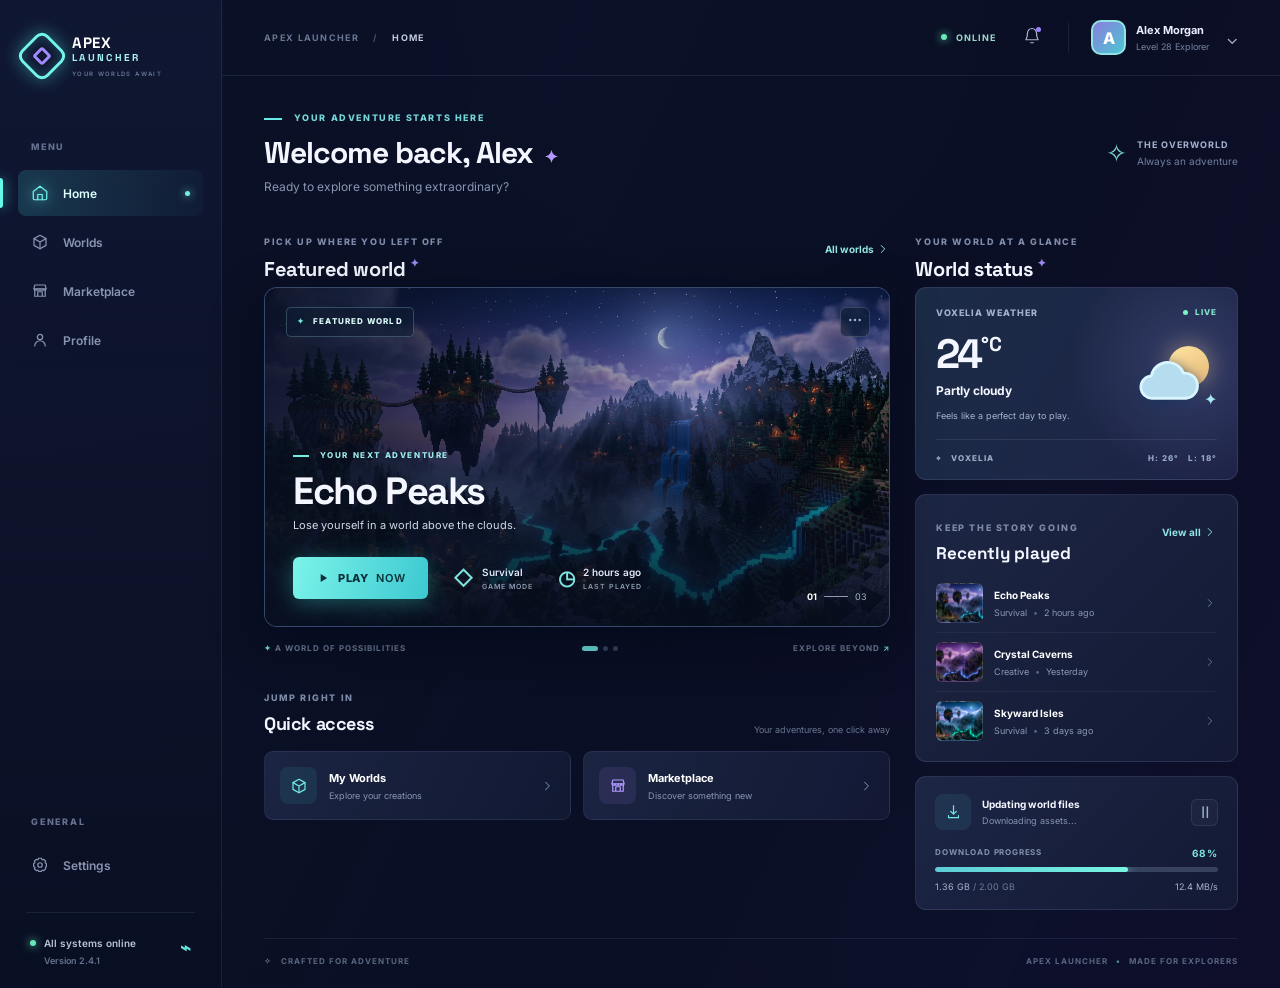
<file: dashboard/index.html>
<!DOCTYPE html>
<html lang="en">
<head>
<meta charset="UTF-8"><meta name="viewport" content="width=device-width, initial-scale=1.0">
<title>ApexLauncher — Your worlds await</title>
<link rel="stylesheet" href="style.css">
</head>
<body>
<svg xmlns="http://www.w3.org/2000/svg" class="svg-defs">
<symbol id="home" viewBox="0 0 24 24"><path d="m3 10 9-7 9 7v9a2 2 0 0 1-2 2H5a2 2 0 0 1-2-2z"/><path d="M9 21v-7h6v7"/></symbol>
<symbol id="world" viewBox="0 0 24 24"><path d="m12 3 8 4.5v9L12 21l-8-4.5v-9z"/><path d="m4 7.5 8 4.5 8-4.5M12 12v9"/></symbol>
<symbol id="store" viewBox="0 0 24 24"><path d="M4 9h16l-1-5H5L4 9ZM5 9v10h14V9M9 19v-6h6v6"/><path d="M4 9a2 2 0 0 0 4 0 2 2 0 0 0 4 0 2 2 0 0 0 4 0 2 2 0 0 0 4 0"/></symbol>
<symbol id="user" viewBox="0 0 24 24"><circle cx="12" cy="8" r="3.5"/><path d="M5 20a7 7 0 0 1 14 0"/></symbol>
<symbol id="settings" viewBox="0 0 24 24"><circle cx="12" cy="12" r="3"/><path d="m19.4 15 .1 2-2.5 2.5-2-.8-1.2 1.8h-3.6L9 18.7l-2 .8L4.5 17l.8-2L3.5 14v-4L5.3 9l-.8-2L7 4.5l2 .8L10.2 3h3.6L15 5.3l2-.8L19.5 7l-.8 2 1.8 1v4z"/></symbol>
<symbol id="bell" viewBox="0 0 24 24"><path d="M18 8a6 6 0 0 0-12 0c0 7-2 7-2 9h16c0-2-2-2-2-9M10 21h4"/></symbol>
<symbol id="chevron" viewBox="0 0 24 24"><path d="m9 18 6-6-6-6"/></symbol>
<symbol id="download" viewBox="0 0 24 24"><path d="M12 3v12m-4-4 4 4 4-4M5 17v3h14v-3"/></symbol>
<symbol id="cloud" viewBox="0 0 24 24"><path d="M6 18a4 4 0 0 1-.5-8A6 6 0 0 1 17 9a4.5 4.5 0 0 1 1 9H6Z"/></symbol>
<symbol id="sun" viewBox="0 0 24 24"><circle cx="12" cy="12" r="4"/><path d="M12 2v2m0 16v2M4.93 4.93l1.42 1.42m11.3 11.3 1.42 1.42M2 12h2m16 0h2M4.93 19.07l1.42-1.42m11.3-11.3 1.42-1.42"/></symbol>
<symbol id="play" viewBox="0 0 24 24"><path d="m8 5 11 7-11 7z"/></symbol>
<symbol id="more" viewBox="0 0 24 24"><circle cx="5" cy="12" r="1"/><circle cx="12" cy="12" r="1"/><circle cx="19" cy="12" r="1"/></symbol>
</svg>
<div class="ambient ambient-one"></div><div class="ambient ambient-two"></div>
<div class="app-shell">
  <aside class="sidebar">
    <a class="brand" href="#home" aria-label="ApexLauncher home"><span class="brand-mark"><span></span></span><span class="brand-copy">APEX<span>LAUNCHER</span><small>YOUR WORLDS AWAIT</small></span></a>
    <div class="nav-label">MENU</div>
    <nav aria-label="Main navigation">
      <button class="nav-item active" data-section="Home"><svg><use href="#home"/></svg><span>Home</span><i></i></button>
      <button class="nav-item" data-section="Worlds"><svg><use href="#world"/></svg><span>Worlds</span></button>
      <button class="nav-item" data-section="Marketplace"><svg><use href="#store"/></svg><span>Marketplace</span></button>
      <button class="nav-item" data-section="Profile"><svg><use href="#user"/></svg><span>Profile</span></button>
    </nav>
    <div class="sidebar-bottom"><div class="nav-label">GENERAL</div><button class="nav-item" data-section="Settings"><svg><use href="#settings"/></svg><span>Settings</span></button>
      <div class="server-status"><span class="status-dot"></span><span>All systems online<small>Version 2.4.1</small></span><span class="status-signal">⌁</span></div>
    </div>
  </aside>
  <main class="main">
    <header class="topbar"><div class="breadcrumbs"><span>APEX LAUNCHER</span><span class="slash">/</span><strong id="crumb">HOME</strong></div><div class="top-actions"><span class="online"><span class="status-dot"></span> ONLINE</span><button class="icon-button notification" aria-label="Notifications"><svg><use href="#bell"/></svg><b></b></button><div class="divider"></div><button class="profile-button" aria-label="Open profile"><span class="avatar">A</span><span class="profile-text"><b>Alex Morgan</b><small>Level 28 Explorer</small></span><span class="down">⌄</span></button></div></header>
    <div class="content">
      <section class="welcome"><div><div class="eyebrow"><span></span> YOUR ADVENTURE STARTS HERE</div><h1>Welcome back, Alex <span>✦</span></h1><p>Ready to explore something extraordinary?</p></div><div class="date"><span class="date-icon">✧</span><div><strong>THE OVERWORLD</strong><small>Always an adventure</small></div></div></section>
      <div class="dashboard-grid">
        <div class="left-column">
          <div class="section-heading"><div><span class="section-kicker">PICK UP WHERE YOU LEFT OFF</span><h2>Featured world <span>✦</span></h2></div><button class="text-button" id="all-worlds">All worlds <svg><use href="#chevron"/></svg></button></div>
          <article class="hero-card"><div class="hero-image"></div><div class="hero-shade"></div><div class="hero-top"><span class="featured-pill"><span>✦</span> FEATURED WORLD</span><button class="hero-more" aria-label="World options"><svg><use href="#more"/></svg></button></div><div class="hero-content"><div class="hero-label"><span></span> YOUR NEXT ADVENTURE</div><h2>Echo Peaks</h2><p>Lose yourself in a world above the clouds.</p><div class="hero-bottom"><button class="play-button" id="play"><svg><use href="#play"/></svg> PLAY <span>NOW</span></button><div class="hero-meta"><span class="meta-icon">◇</span><span>Survival<br><small>GAME MODE</small></span></div><div class="hero-meta"><span class="meta-icon">◷</span><span>2 hours ago<br><small>LAST PLAYED</small></span></div></div></div><div class="hero-index"><b>01</b><span></span> 03</div></article>
          <div class="under-hero"><span><span class="mini-spark">✦</span> A WORLD OF POSSIBILITIES</span><div class="slide-dots"><b></b><i></i><i></i></div><span>EXPLORE BEYOND <span class="arrow">↗</span></span></div>
          <div class="quick-heading"><div><span class="section-kicker">JUMP RIGHT IN</span><h2>Quick access</h2></div><span class="quiet">Your adventures, one click away</span></div>
          <div class="quick-grid"><button class="quick-card" data-section="Worlds"><span class="quick-icon cyan"><svg><use href="#world"/></svg></span><span><b>My Worlds</b><small>Explore your creations</small></span><svg class="quick-arrow"><use href="#chevron"/></svg></button><button class="quick-card" data-section="Marketplace"><span class="quick-icon purple"><svg><use href="#store"/></svg></span><span><b>Marketplace</b><small>Discover something new</small></span><svg class="quick-arrow"><use href="#chevron"/></svg></button></div>
        </div>
        <aside class="right-column">
          <div class="section-heading right-heading"><div><span class="section-kicker">YOUR WORLD AT A GLANCE</span><h2>World status <span>✦</span></h2></div></div>
          <section class="weather widget"><div class="widget-top"><span>VOXELIA WEATHER</span><span class="live"><i></i> LIVE</span></div><div class="weather-main"><div><div class="temperature">24<span>°C</span></div><p>Partly cloudy</p><small>Feels like a perfect day to play.</small></div><div class="weather-art"><span class="weather-sun"></span><svg><use href="#cloud"/></svg><i>✦</i></div></div><div class="weather-footer"><span>⌖ &nbsp; VOXELIA</span><span>H: 26° &nbsp; L: 18°</span></div></section>
          <section class="recent widget"><div class="widget-title"><div><span class="section-kicker">KEEP THE STORY GOING</span><h3>Recently played</h3></div><button id="view-all" class="text-button">View all <svg><use href="#chevron"/></svg></button></div><button class="recent-item" data-world="Echo Peaks"><span class="thumb thumb-one"></span><span class="recent-text"><b>Echo Peaks</b><small>Survival <i>•</i> 2 hours ago</small></span><svg><use href="#chevron"/></svg></button><button class="recent-item" data-world="Crystal Caverns"><span class="thumb thumb-two"></span><span class="recent-text"><b>Crystal Caverns</b><small>Creative <i>•</i> Yesterday</small></span><svg><use href="#chevron"/></svg></button><button class="recent-item" data-world="Skyward Isles"><span class="thumb thumb-three"></span><span class="recent-text"><b>Skyward Isles</b><small>Survival <i>•</i> 3 days ago</small></span><svg><use href="#chevron"/></svg></button></section>
          <section class="download widget"><div class="download-head"><span class="download-icon"><svg><use href="#download"/></svg></span><span class="download-title"><b>Updating world files</b><small id="download-status">Downloading assets...</small></span><button id="pause" aria-label="Pause update">Ⅱ</button></div><div class="progress-label"><span>DOWNLOAD PROGRESS</span><b>68%</b></div><div class="progress-track"><span></span></div><div class="download-foot"><span>1.36 GB <span>/ 2.00 GB</span></span><span id="download-speed">12.4 MB/s</span></div></section>
        </aside>
      </div>
      <footer><span>✧ &nbsp; CRAFTED FOR ADVENTURE</span><span>APEX LAUNCHER <i>•</i> MADE FOR EXPLORERS</span></footer>
    </div>
  </main>
</div>
<div id="toast" role="status" aria-live="polite"></div>
<script src="script.js"></script>
</body></html>
</file>
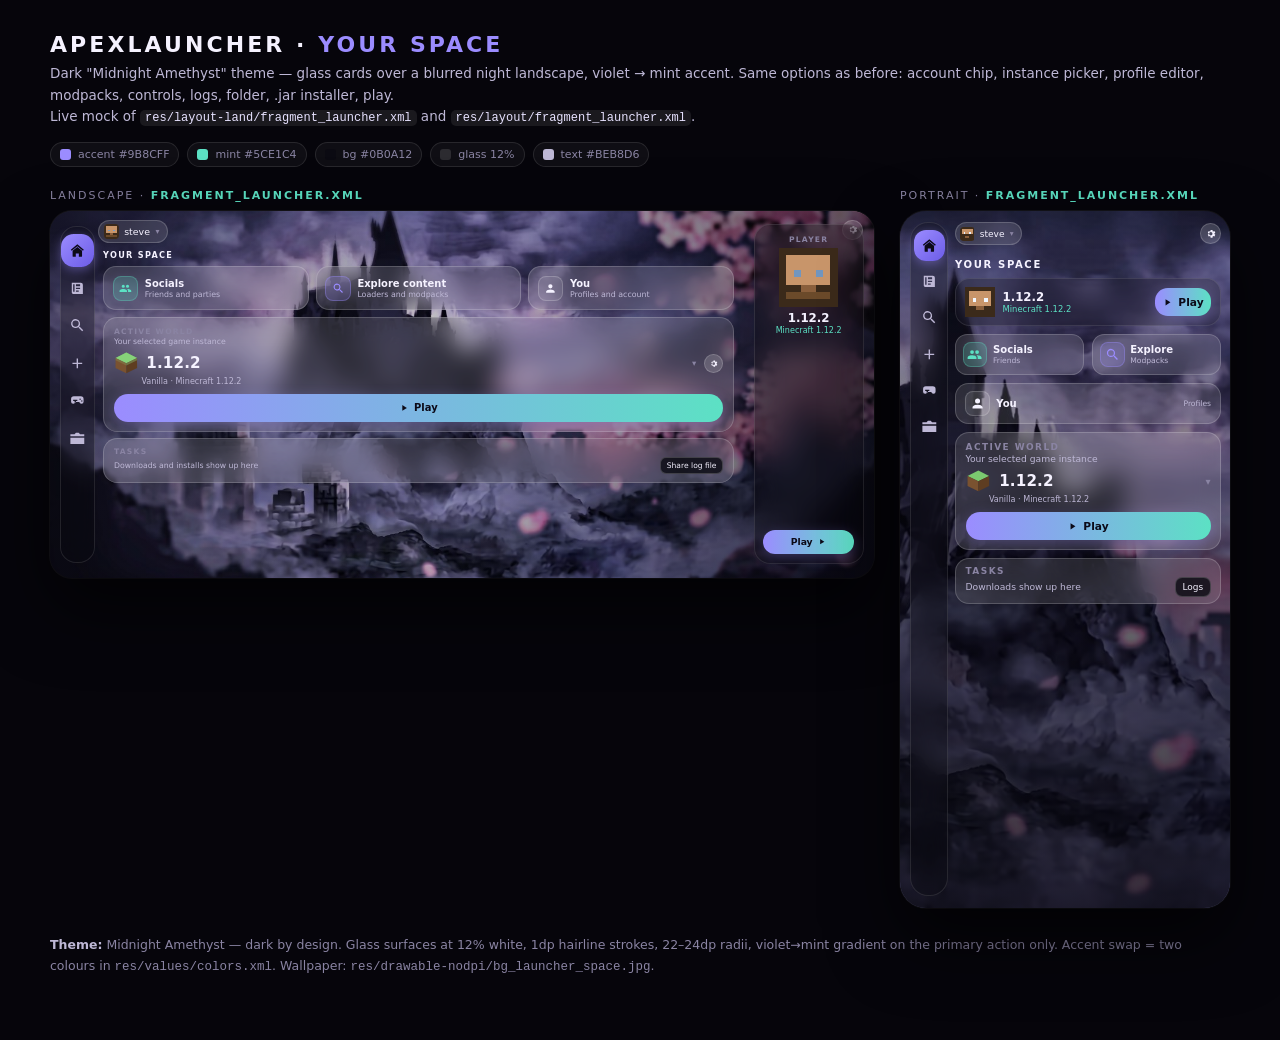
<file: preview/index.html>
<!DOCTYPE html>
<html lang="en">
<head>
<meta charset="utf-8" />
<meta name="viewport" content="width=device-width, initial-scale=1" />
<title>ApexLauncher · Your Space — UI preview</title>
<style>
  :root{
    --bg:#0B0A12;
    --accent:#9B8CFF;
    --accent-deep:#6C5CE7;
    --mint:#5CE1C4;
    --card:rgba(255,255,255,.12);
    --panel:rgba(0,0,0,.15);
    --stroke:rgba(255,255,255,.18);
    --stroke-soft:rgba(255,255,255,.10);
    --text:#F5F2FF;
    --text2:#BEB8D6;
    --text3:#8A84A3;
    --onaccent:#0C0A18;
    --font: "Inter", "Segoe UI", system-ui, -apple-system, "Helvetica Neue", Arial, sans-serif;
  }
  *{box-sizing:border-box}
  html,body{margin:0;background:#06050B;color:var(--text);font-family:var(--font)}
  body{padding:32px 20px 64px}
  .page-head{max-width:1180px;margin:0 auto 22px}
  .page-head h1{font-size:22px;margin:0 0 6px;letter-spacing:.14em;text-transform:uppercase;font-weight:800}
  .page-head h1 span{color:var(--accent)}
  .page-head p{margin:0;color:var(--text2);font-size:13.5px;line-height:1.6}
  .page-head code{background:rgba(255,255,255,.08);padding:1px 5px;border-radius:5px;font-size:12px;color:#E7E2FF}
  .swatches{display:flex;gap:8px;margin-top:14px;flex-wrap:wrap}
  .sw{display:flex;align-items:center;gap:7px;font-size:11px;color:var(--text3);background:rgba(255,255,255,.04);border:1px solid var(--stroke-soft);padding:5px 9px;border-radius:99px}
  .sw i{width:11px;height:11px;border-radius:3px;display:block}

  .frames{max-width:1180px;margin:0 auto;display:flex;gap:26px;align-items:flex-start;flex-wrap:wrap}
  .frame-wrap{flex:1 1 620px;min-width:320px}
  .frame-label{font-size:11px;letter-spacing:.18em;text-transform:uppercase;color:var(--text3);margin-bottom:9px}
  .frame-label b{color:var(--mint);font-weight:700}

  /* ---------- Landscape device ---------- */
  .device-land{container-type:inline-size}
  .ls{
    position:relative;width:100%;aspect-ratio:1573/700;border-radius:22px;overflow:hidden;
    background:#0B0A12 url("bg.jpg") center/cover no-repeat;
    box-shadow:0 30px 70px rgba(0,0,0,.65), 0 0 0 1px rgba(255,255,255,.06);
    font-size:1.15cqw;
  }
  .ls::after{
    content:"";position:absolute;inset:0;
    background:linear-gradient(100deg, rgba(8,7,16,.55) 0%, rgba(8,7,16,.25) 45%, rgba(8,7,16,.72) 100%);
    pointer-events:none;
  }
  .ls > *{position:relative;z-index:2}
  .ls-rail{
    position:absolute;left:1.1em;top:1.6em;bottom:1.6em;width:3.6em;
    display:flex;flex-direction:column;align-items:center;gap:.45em;padding:.7em .45em;
    background:rgba(11,10,18,.30);border:1px solid var(--stroke-soft);border-radius:1.7em;
    backdrop-filter:blur(14px);
  }
  .ricon{
    width:2.5em;height:2.5em;border-radius:.95em;display:grid;place-items:center;
    border:0;background:transparent;color:var(--text2);cursor:pointer;padding:0;
  }
  .ricon svg{width:1.25em;height:1.25em}
  .ricon.active{background:linear-gradient(135deg,var(--accent),var(--accord,var(--accent-deep)));color:var(--onaccent);box-shadow:0 .2em .8em rgba(155,140,255,.45)}
  .ricon:hover{background:rgba(255,255,255,.10)}

  .ls-topbar{position:absolute;left:0;right:0;top:.9em;display:flex;justify-content:space-between;padding:0 1.2em 0 5.1em}
  .chip{
    display:flex;align-items:center;gap:.55em;background:var(--card);border:1px solid var(--stroke);
    border-radius:1.5em;padding:.35em .8em .35em .45em;font-size:1.05em;backdrop-filter:blur(10px);
  }
  .chip .head{width:1.5em;height:1.5em;border-radius:.4em;overflow:hidden;display:block}
  .chip .name{font-size:.95em;color:var(--text)}
  .chip .caret{color:var(--text3);font-size:.8em}
  .gear-float{
    width:2.2em;height:2.2em;border-radius:50%;display:grid;place-items:center;
    background:rgba(255,255,255,.16);border:1px solid var(--stroke);color:var(--text);font-size:1em;cursor:pointer;
  }

  .ls-content{
    position:absolute;left:5.6em;right:14.6em;top:4.1em;bottom:1.4em;overflow:hidden;
    display:flex;flex-direction:column;gap:.7em;padding-right:.2em;
  }
  .eyebrow{font-size:.86em;letter-spacing:.16em;text-transform:uppercase;font-weight:800;color:var(--text);margin:0}

  .cards{display:flex;gap:.75em}
  .card{
    flex:1 1 0;display:flex;align-items:center;gap:.7em;padding:.85em .9em;min-width:0;
    background:var(--card);border:1px solid var(--stroke);border-radius:1.35em;backdrop-filter:blur(12px);
  }
  .tile{width:2.7em;height:2.7em;border-radius:.85em;display:grid;place-items:center;flex:0 0 auto}
  .tile svg{width:1.35em;height:1.35em}
  .tile.mint{background:rgba(92,225,196,.20);border:1px solid rgba(92,225,196,.30);color:var(--mint)}
  .tile.accent{background:rgba(155,140,255,.20);border:1px solid rgba(155,140,255,.35);color:var(--accent)}
  .tile.neutral{background:rgba(255,255,255,.10);border:1px solid var(--stroke);color:var(--text)}
  .card b{display:block;font-size:1.05em;line-height:1.25}
  .card span{display:block;font-size:.83em;color:var(--text2);white-space:nowrap;overflow:hidden;text-overflow:ellipsis}

  .panel{
    background:var(--card);border:1px solid var(--stroke);border-radius:1.5em;padding:.95em 1.05em;
    backdrop-filter:blur(12px);
  }
  .panel .label{font-size:.8em;letter-spacing:.16em;text-transform:uppercase;font-weight:800;color:var(--text3)}
  .panel .sub{font-size:.82em;color:var(--text2);margin-top:.15em}
  .instance{display:flex;align-items:center;gap:.8em;margin-top:.55em}
  .block{width:2.6em;height:2.6em;flex:0 0 auto}
  .inst-name{font-size:1.6em;font-weight:800;letter-spacing:.01em;flex:1 1 auto;min-width:0;overflow:hidden;text-overflow:ellipsis;white-space:nowrap}
  .inst-arrow{color:var(--text3);font-size:.9em;margin-left:.2em}
  .gear-small{
    width:2em;height:2em;border-radius:50%;display:grid;place-items:center;flex:0 0 auto;
    background:rgba(255,255,255,.16);border:1px solid var(--stroke);color:var(--text);cursor:pointer;font-size:1em;
  }
  .build{margin:.15em 0 0 3.4em;font-size:.85em;color:var(--text2)}
  .play{
    display:flex;align-items:center;justify-content:center;gap:.5em;width:100%;
    border:0;border-radius:1.5em;padding:.85em 1em;margin-top:.8em;cursor:pointer;
    background:linear-gradient(90deg,var(--accent) 0%,var(--mint) 100%);
    color:var(--onaccent);font-family:inherit;font-weight:800;font-size:1.05em;
    box-shadow:0 .4em 1.4em rgba(155,140,255,.30);
  }
  .play:active{transform:translateY(1px)}
  .play svg{width:1em;height:1em}

  .ls-player{
    position:absolute;right:1.1em;top:1.4em;bottom:1.4em;width:11.6em;
    display:flex;flex-direction:column;align-items:center;padding:1em .9em;
    background:rgba(0,0,0,.22);border:1px solid var(--stroke-soft);border-radius:1.7em;backdrop-filter:blur(14px);
  }
  .ls-player .label{align-self:center;font-size:.8em;letter-spacing:.16em;text-transform:uppercase;color:var(--text3);font-weight:800}
  .avatar{width:6.2em;height:6.2em;margin-top:.5em;image-rendering:pixelated}
  .pv{font-size:1.25em;font-weight:800;margin-top:.35em}
  .pb{font-size:.85em;color:var(--mint);margin-top:.1em}
  .ls-player .spacer{flex:1 1 auto}
  .ls-player .play{margin-top:0;padding:.7em 1em;font-size:.98em}

  /* ---------- Portrait device ---------- */
  .device-port{container-type:inline-size;max-width:330px}
  .pt{
    position:relative;width:100%;aspect-ratio:9/19;border-radius:26px;overflow:hidden;
    background:#0B0A12 url("bg.jpg") center/cover no-repeat;
    box-shadow:0 30px 70px rgba(0,0,0,.65), 0 0 0 1px rgba(255,255,255,.06);
    font-size:3.4cqw;
  }
  .pt::after{content:"";position:absolute;inset:0;background:linear-gradient(180deg,rgba(8,7,16,.35),rgba(8,7,16,.82));}
  .pt > *{position:relative;z-index:2}
  .pt-rail{
    position:absolute;left:.9em;top:1em;bottom:1em;width:3.4em;display:flex;flex-direction:column;
    align-items:center;gap:.5em;padding:.6em .4em;background:rgba(11,10,18,.32);
    border:1px solid var(--stroke-soft);border-radius:1.6em;backdrop-filter:blur(12px);
  }
  .pt-rail .ricon{width:2.3em;height:2.3em;border-radius:.9em}
  .pt-topbar{position:absolute;left:4.9em;right:.8em;top:1em;display:flex;justify-content:space-between;align-items:center}
  .pt-content{
    position:absolute;left:4.9em;right:.8em;top:4.3em;bottom:.8em;display:flex;flex-direction:column;gap:.7em;overflow:hidden;
  }
  .pt-content .eyebrow{font-size:.9em}
  .player-strip{
    display:flex;align-items:center;gap:.65em;padding:.7em .8em;border-radius:1.3em;
    background:rgba(0,0,0,.22);border:1px solid var(--stroke-soft);backdrop-filter:blur(12px);
  }
  .player-strip .avatar{width:2.7em;height:2.7em;margin:0}
  .player-strip .pv{font-size:1.05em;margin:0}
  .player-strip .pb{font-size:.75em}
  .player-strip .play{width:auto;margin:0 0 0 auto;padding:.55em .9em;font-size:.85em;border-radius:1.2em}
  .pt .cards{flex-direction:row}
  .pt .card{padding:.65em .6em;border-radius:1.1em;gap:.5em}
  .pt .tile{width:2.2em;height:2.2em;border-radius:.7em}
  .pt .card b{font-size:.9em}
  .pt .card span{font-size:.68em}
  .pt .panel{padding:.8em .85em;border-radius:1.25em}
  .pt .instance{margin-top:.4em}
  .pt .block{width:2.2em;height:2.2em}
  .pt .inst-name{font-size:1.35em}
  .pt .build{margin-left:2.9em;font-size:.72em}
  .pt .play{padding:.7em;font-size:.95em}
  .pt .you-row{display:flex;align-items:center;gap:.6em;padding:.65em .8em;border-radius:1.2em;background:var(--card);border:1px solid var(--stroke)}
  .pt .you-row b{font-size:.9em;flex:1 1 auto}
  .pt .you-row span{font-size:.68em;color:var(--text2)}

  .chipbtn{
    font-size:.8em;padding:.4em .7em;border-radius:.8em;background:rgba(11,10,18,.8);
    border:1px solid var(--stroke);color:var(--text);white-space:nowrap;
  }
  .note{max-width:1180px;margin:26px auto 0;font-size:12.5px;color:var(--text3);line-height:1.7}
  .note b{color:var(--text2)}
</style>
</head>
<body>

<div class="page-head">
  <h1>ApexLauncher · <span>Your Space</span></h1>
  <p>
    Dark "Midnight Amethyst" theme — glass cards over a blurred night landscape, violet → mint accent.
    Same options as before: account chip, instance picker, profile editor, modpacks, controls, logs, folder, .jar installer, play.
    <br/>Live mock of <code>res/layout-land/fragment_launcher.xml</code> and <code>res/layout/fragment_launcher.xml</code>.
  </p>
  <div class="swatches">
    <div class="sw"><i style="background:#9B8CFF"></i>accent #9B8CFF</div>
    <div class="sw"><i style="background:#5CE1C4"></i>mint #5CE1C4</div>
    <div class="sw"><i style="background:#0B0A12"></i>bg #0B0A12</div>
    <div class="sw"><i style="background:rgba(255,255,255,.12)"></i>glass 12%</div>
    <div class="sw"><i style="background:#BEB8D6"></i>text #BEB8D6</div>
  </div>
</div>

<div class="frames">
  <!-- ================= LANDSCAPE ================= -->
  <div class="frame-wrap device-land">
    <div class="frame-label">Landscape · <b>fragment_launcher.xml</b></div>
    <div class="ls">
      <div class="ls-topbar">
        <div class="chip">
          <svg class="head" viewBox="0 0 8 8" shape-rendering="crispEdges" aria-hidden="true">
            <rect width="8" height="8" fill="#3b2a1a"/>
            <rect x="1" y="1" width="6" height="1" fill="#c8956a"/>
            <rect x="1" y="2" width="6" height="2" fill="#c8956a"/>
            <rect x="2" y="3" width="1" height="1" fill="#e8f1ff"/><rect x="5" y="3" width="1" height="1" fill="#e8f1ff"/>
            <rect x="2" y="3" width="1" height="1" fill="#3b6ea5" opacity=".65"/><rect x="5" y="3" width="1" height="1" fill="#3b6ea5" opacity=".65"/>
            <rect x="1" y="4" width="6" height="1" fill="#c8956a"/>
            <rect x="3" y="5" width="2" height="1" fill="#8a5f3c"/>
            <rect x="1" y="6" width="6" height="1" fill="#6b4a2a"/>
          </svg>
          <span class="name">steve</span>
          <span class="caret">▾</span>
        </div>
        <div class="gear-float" title="Settings">
          <svg viewBox="0 0 24 24" width="60%" height="60%" fill="currentColor"><path d="M12 15.5A3.5 3.5 0 1 1 15.5 12 3.5 3.5 0 0 1 12 15.5m7.4-2.9a7.9 7.9 0 0 0 0-1.2l2-1.6-2-3.4-2.4 1a8 8 0 0 0-1-.6L15.6 4h-4l-.4 2.7a8 8 0 0 0-1 .6l-2.4-1-2 3.4 2 1.6a7.9 7.9 0 0 0 0 1.2l-2 1.6 2 3.4 2.4-1a8 8 0 0 0 1 .6l.4 2.9h4l.4-2.9a8 8 0 0 0 1-.6l2.4 1 2-3.4z"/></svg>
        </div>
      </div>

      <div class="ls-rail">
        <button class="ricon active" title="Home"><svg viewBox="0 0 24 24" fill="currentColor"><path d="M12 3.2 2.6 11.1 3.9 12.7 12 6.1l8.1 6.6 1.3-1.6zM5.2 12.6v7.4c0 .8.6 1.4 1.4 1.4h3.2v-5h4.4v5h3.2c.8 0 1.4-.6 1.4-1.4v-7.4L12 7.1z"/></svg></button>
        <button class="ricon" title="News / wiki"><svg viewBox="0 0 24 24" fill="currentColor"><path d="M4 4h13a3 3 0 0 1 3 3v13H6a2 2 0 0 1-2-2zm2 2v11h2V6zm4 0v3h6V6zm0 5v2h6v-2zm0 4v2h4v-2z"/></svg></button>
        <button class="ricon" title="Explore content"><svg viewBox="0 0 24 24" fill="currentColor"><path d="M15.5 14h-.8l-.3-.3a6.5 6.5 0 1 0-.7.7l.3.3v.8l5 5 1.5-1.5zM9.5 14A4.5 4.5 0 1 1 14 9.5 4.5 4.5 0 0 1 9.5 14z"/></svg></button>
        <button class="ricon" title="Execute a .jar"><svg viewBox="0 0 24 24" fill="currentColor"><path d="M19 13h-6v6h-2v-6H5v-2h6V5h2v6h6z"/></svg></button>
        <button class="ricon" title="Custom controls"><svg viewBox="0 0 24 24" fill="currentColor"><path d="M7 6h10a4 4 0 0 1 4 4v4a3 3 0 0 1-3 3 3 3 0 0 1-2.6-1.5l-.6-1H9.2l-.6 1A3 3 0 0 1 6 17a3 3 0 0 1-3-3v-4a4 4 0 0 1 4-4m1 3v2H6v2h2v2h2v-2h2v-2H8V9zm8 .5a1 1 0 1 0 1 1 1 1 0 0 0-1-1m2.5 2.5a1 1 0 1 0 1 1 1 1 0 0 0-1-1"/></svg></button>
        <button class="ricon" title="Game folder"><svg viewBox="0 0 24 24" fill="currentColor"><path d="M10 4h4l2 2h6v3H2V6h6zm-8 7h20v9H2z"/></svg></button>
      </div>

      <div class="ls-content">
        <p class="eyebrow">Your space</p>

        <div class="cards">
          <div class="card">
            <div class="tile mint"><svg viewBox="0 0 24 24" fill="currentColor"><path d="M16 11a3 3 0 1 0-3-3 3 3 0 0 0 3 3M8 11a3 3 0 1 0-3-3 3 3 0 0 0 3 3m0 2c-2.3 0-7 1.2-7 3.5V19h14v-2.5C15 14.2 10.3 13 8 13m8 0-.9.1c1.2.8 1.9 2 1.9 3.4V19h6v-2.5c0-2.3-4.7-3.5-7-3.5"/></svg></div>
            <div><b>Socials</b><span>Friends and parties</span></div>
          </div>
          <div class="card">
            <div class="tile accent"><svg viewBox="0 0 24 24" fill="currentColor"><path d="M15.5 14h-.8l-.3-.3a6.5 6.5 0 1 0-.7.7l.3.3v.8l5 5 1.5-1.5zM9.5 14A4.5 4.5 0 1 1 14 9.5 4.5 4.5 0 0 1 9.5 14z"/></svg></div>
            <div><b>Explore content</b><span>Loaders and modpacks</span></div>
          </div>
          <div class="card">
            <div class="tile neutral"><svg viewBox="0 0 24 24" fill="currentColor"><path d="M12 12a4 4 0 1 0-4-4 4 4 0 0 0 4 4m0 2c-2.7 0-8 1.3-8 4v2h16v-2c0-2.7-5.3-4-8-4"/></svg></div>
            <div><b>You</b><span>Profiles and account</span></div>
          </div>
        </div>

        <div class="panel">
          <div class="label">Active world</div>
          <div class="sub">Your selected game instance</div>
          <div class="instance">
            <svg class="block" viewBox="0 0 64 64" aria-hidden="true">
              <polygon points="32,4 60,18 32,32 4,18" fill="#7BC96F"/>
              <polygon points="32,4 60,18 32,32 4,18" fill="#8FD982" opacity=".55"/>
              <polygon points="4,18 32,32 32,58 4,44" fill="#7A5230"/>
              <polygon points="60,18 32,32 32,58 60,44" fill="#5E3D21"/>
              <polygon points="32,32 60,18 60,24 32,38" fill="#8FD982" opacity=".35"/>
              <polygon points="4,18 32,32 32,38 4,24" fill="#8FD982" opacity=".2"/>
            </svg>
            <div class="inst-name">1.12.2</div>
            <div class="inst-arrow">▾</div>
            <div class="gear-small" title="Edit instance"><svg viewBox="0 0 24 24" width="55%" height="55%" fill="currentColor"><path d="M12 15.5A3.5 3.5 0 1 1 15.5 12 3.5 3.5 0 0 1 12 15.5m7.4-2.9a7.9 7.9 0 0 0 0-1.2l2-1.6-2-3.4-2.4 1a8 8 0 0 0-1-.6L15.6 4h-4l-.4 2.7a8 8 0 0 0-1 .6l-2.4-1-2 3.4 2 1.6a7.9 7.9 0 0 0 0 1.2l-2 1.6 2 3.4 2.4-1a8 8 0 0 0 1 .6l.4 2.9h4l.4-2.9a8 8 0 0 0 1-.6l2.4 1 2-3.4z"/></svg></div>
          </div>
          <div class="build">Vanilla · Minecraft 1.12.2</div>
          <button class="play">
            <svg viewBox="0 0 24 24" fill="currentColor"><path d="M8 5v14l11-7z"/></svg> Play
          </button>
        </div>

        <div class="panel" style="padding-top:.8em;padding-bottom:.8em">
          <div class="label">Tasks</div>
          <div style="display:flex;align-items:center;gap:.6em;margin-top:.15em">
            <div class="sub" style="margin:0;flex:1 1 auto">Downloads and installs show up here</div>
            <div class="chipbtn">Share log file</div>
          </div>
        </div>
      </div>

      <div class="ls-player">
        <div class="label">Player</div>
        <svg class="avatar" viewBox="0 0 8 8" shape-rendering="crispEdges" aria-hidden="true">
          <rect width="8" height="8" fill="#3b2a1a"/>
          <rect x="1" y="1" width="6" height="1" fill="#c8956a"/>
          <rect x="1" y="2" width="6" height="2" fill="#c8956a"/>
          <rect x="2" y="3" width="1" height="1" fill="#f2f7ff"/>
          <rect x="5" y="3" width="1" height="1" fill="#f2f7ff"/>
          <rect x="2" y="3" width="1" height="1" fill="#3b6ea5" opacity=".7"/>
          <rect x="5" y="3" width="1" height="1" fill="#3b6ea5" opacity=".7"/>
          <rect x="1" y="4" width="6" height="1" fill="#c8956a"/>
          <rect x="3" y="5" width="2" height="1" fill="#8a5f3c"/>
          <rect x="1" y="6" width="6" height="1" fill="#6b4a2a"/>
        </svg>
        <div class="pv">1.12.2</div>
        <div class="pb">Minecraft 1.12.2</div>
        <div class="spacer"></div>
        <button class="play">Play
          <svg viewBox="0 0 24 24" fill="currentColor"><path d="M8 5v14l11-7z"/></svg>
        </button>
      </div>
    </div>
  </div>

  <!-- ================= PORTRAIT ================= -->
  <div class="frame-wrap device-port">
    <div class="frame-label">Portrait · <b>fragment_launcher.xml</b></div>
    <div class="pt">
      <div class="pt-topbar">
        <div class="chip" style="font-size:.85em">
          <svg class="head" viewBox="0 0 8 8" shape-rendering="crispEdges" aria-hidden="true">
            <rect width="8" height="8" fill="#3b2a1a"/>
            <rect x="1" y="1" width="6" height="1" fill="#c8956a"/>
            <rect x="1" y="2" width="6" height="2" fill="#c8956a"/>
            <rect x="2" y="3" width="1" height="1" fill="#e8f1ff"/><rect x="5" y="3" width="1" height="1" fill="#e8f1ff"/>
            <rect x="3" y="5" width="2" height="1" fill="#8a5f3c"/>
          </svg>
          <span class="name">steve</span><span class="caret">▾</span>
        </div>
        <div class="gear-float" style="width:1.9em;height:1.9em" title="Settings">
          <svg viewBox="0 0 24 24" width="60%" height="60%" fill="currentColor"><path d="M12 15.5A3.5 3.5 0 1 1 15.5 12 3.5 3.5 0 0 1 12 15.5m7.4-2.9a7.9 7.9 0 0 0 0-1.2l2-1.6-2-3.4-2.4 1a8 8 0 0 0-1-.6L15.6 4h-4l-.4 2.7a8 8 0 0 0-1 .6l-2.4-1-2 3.4 2 1.6a7.9 7.9 0 0 0 0 1.2l-2 1.6 2 3.4 2.4-1a8 8 0 0 0 1 .6l.4 2.9h4l.4-2.9a8 8 0 0 0 1-.6l2.4 1 2-3.4z"/></svg>
        </div>
      </div>

      <div class="pt-rail">
        <button class="ricon active"><svg viewBox="0 0 24 24" fill="currentColor"><path d="M12 3.2 2.6 11.1 3.9 12.7 12 6.1l8.1 6.6 1.3-1.6zM5.2 12.6v7.4c0 .8.6 1.4 1.4 1.4h3.2v-5h4.4v5h3.2c.8 0 1.4-.6 1.4-1.4v-7.4L12 7.1z"/></svg></button>
        <button class="ricon"><svg viewBox="0 0 24 24" fill="currentColor"><path d="M4 4h13a3 3 0 0 1 3 3v13H6a2 2 0 0 1-2-2zm2 2v11h2V6zm4 0v3h6V6zm0 5v2h6v-2zm0 4v2h4v-2z"/></svg></button>
        <button class="ricon"><svg viewBox="0 0 24 24" fill="currentColor"><path d="M15.5 14h-.8l-.3-.3a6.5 6.5 0 1 0-.7.7l.3.3v.8l5 5 1.5-1.5zM9.5 14A4.5 4.5 0 1 1 14 9.5 4.5 4.5 0 0 1 9.5 14z"/></svg></button>
        <button class="ricon"><svg viewBox="0 0 24 24" fill="currentColor"><path d="M19 13h-6v6h-2v-6H5v-2h6V5h2v6h6z"/></svg></button>
        <button class="ricon"><svg viewBox="0 0 24 24" fill="currentColor"><path d="M7 6h10a4 4 0 0 1 4 4v4a3 3 0 0 1-3 3 3 3 0 0 1-2.6-1.5l-.6-1H9.2l-.6 1A3 3 0 0 1 6 17a3 3 0 0 1-3-3v-4a4 4 0 0 1 4-4m1 3v2H6v2h2v2h2v-2h2v-2H8V9z"/></svg></button>
        <button class="ricon"><svg viewBox="0 0 24 24" fill="currentColor"><path d="M10 4h4l2 2h6v3H2V6h6zm-8 7h20v9H2z"/></svg></button>
      </div>

      <div class="pt-content">
        <p class="eyebrow">Your space</p>

        <div class="player-strip">
          <svg class="avatar" viewBox="0 0 8 8" shape-rendering="crispEdges" aria-hidden="true">
            <rect width="8" height="8" fill="#3b2a1a"/>
            <rect x="1" y="1" width="6" height="1" fill="#c8956a"/>
            <rect x="1" y="2" width="6" height="2" fill="#c8956a"/>
            <rect x="2" y="3" width="1" height="1" fill="#f2f7ff"/><rect x="5" y="3" width="1" height="1" fill="#f2f7ff"/>
            <rect x="1" y="4" width="6" height="1" fill="#c8956a"/>
            <rect x="3" y="5" width="2" height="1" fill="#8a5f3c"/>
          </svg>
          <div>
            <div class="pv">1.12.2</div>
            <div class="pb">Minecraft 1.12.2</div>
          </div>
          <button class="play">
            <svg viewBox="0 0 24 24" fill="currentColor"><path d="M8 5v14l11-7z"/></svg> Play
          </button>
        </div>

        <div class="cards">
          <div class="card">
            <div class="tile mint"><svg viewBox="0 0 24 24" fill="currentColor"><path d="M16 11a3 3 0 1 0-3-3 3 3 0 0 0 3 3M8 11a3 3 0 1 0-3-3 3 3 0 0 0 3 3m0 2c-2.3 0-7 1.2-7 3.5V19h14v-2.5C15 14.2 10.3 13 8 13m8 0-.9.1c1.2.8 1.9 2 1.9 3.4V19h6v-2.5c0-2.3-4.7-3.5-7-3.5"/></svg></div>
            <div><b>Socials</b><span>Friends</span></div>
          </div>
          <div class="card">
            <div class="tile accent"><svg viewBox="0 0 24 24" fill="currentColor"><path d="M15.5 14h-.8l-.3-.3a6.5 6.5 0 1 0-.7.7l.3.3v.8l5 5 1.5-1.5zM9.5 14A4.5 4.5 0 1 1 14 9.5 4.5 4.5 0 0 1 9.5 14z"/></svg></div>
            <div><b>Explore</b><span>Modpacks</span></div>
          </div>
        </div>

        <div class="you-row">
          <div class="tile neutral"><svg viewBox="0 0 24 24" fill="currentColor"><path d="M12 12a4 4 0 1 0-4-4 4 4 0 0 0 4 4m0 2c-2.7 0-8 1.3-8 4v2h16v-2c0-2.7-5.3-4-8-4"/></svg></div>
          <b>You</b><span>Profiles</span>
        </div>

        <div class="panel">
          <div class="label">Active world</div>
          <div class="sub">Your selected game instance</div>
          <div class="instance">
            <svg class="block" viewBox="0 0 64 64" aria-hidden="true">
              <polygon points="32,4 60,18 32,32 4,18" fill="#7BC96F"/>
              <polygon points="4,18 32,32 32,58 4,44" fill="#7A5230"/>
              <polygon points="60,18 32,32 32,58 60,44" fill="#5E3D21"/>
            </svg>
            <div class="inst-name">1.12.2</div>
            <div class="inst-arrow">▾</div>
          </div>
          <div class="build">Vanilla · Minecraft 1.12.2</div>
          <button class="play"><svg viewBox="0 0 24 24" fill="currentColor"><path d="M8 5v14l11-7z"/></svg> Play</button>
        </div>

        <div class="panel" style="padding-top:.6em;padding-bottom:.6em">
          <div class="label">Tasks</div>
          <div style="display:flex;align-items:center;gap:.5em;margin-top:.15em">
            <div class="sub" style="margin:0;flex:1 1 auto">Downloads show up here</div>
            <div class="chipbtn">Logs</div>
          </div>
        </div>
      </div>
    </div>
  </div>
</div>

<p class="note">
  <b>Theme:</b> Midnight Amethyst — dark by design. Glass surfaces at 12% white, 1dp hairline strokes,
  22–24dp radii, violet→mint gradient on the primary action only. Accent swap = two colours in
  <code>res/values/colors.xml</code>. Wallpaper: <code>res/drawable-nodpi/bg_launcher_space.jpg</code>.
</p>

</body>
</html>
</file>
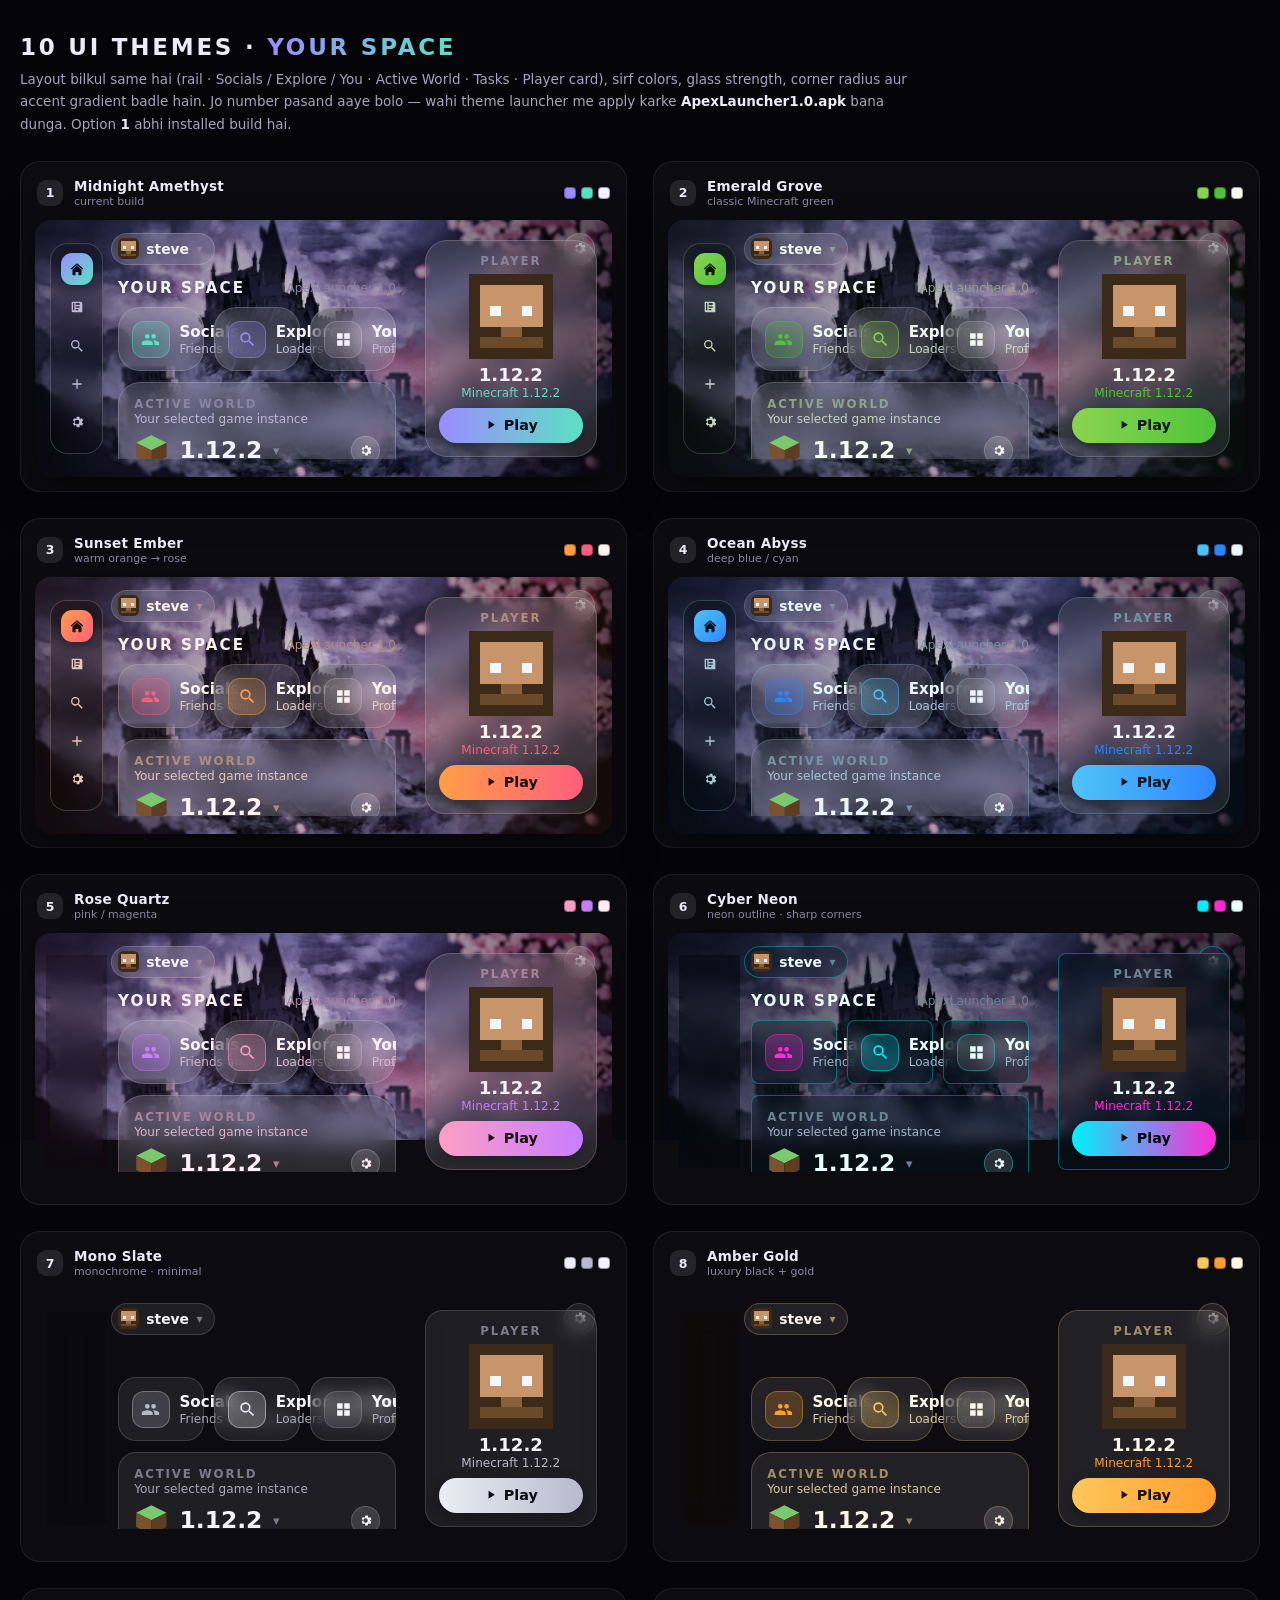
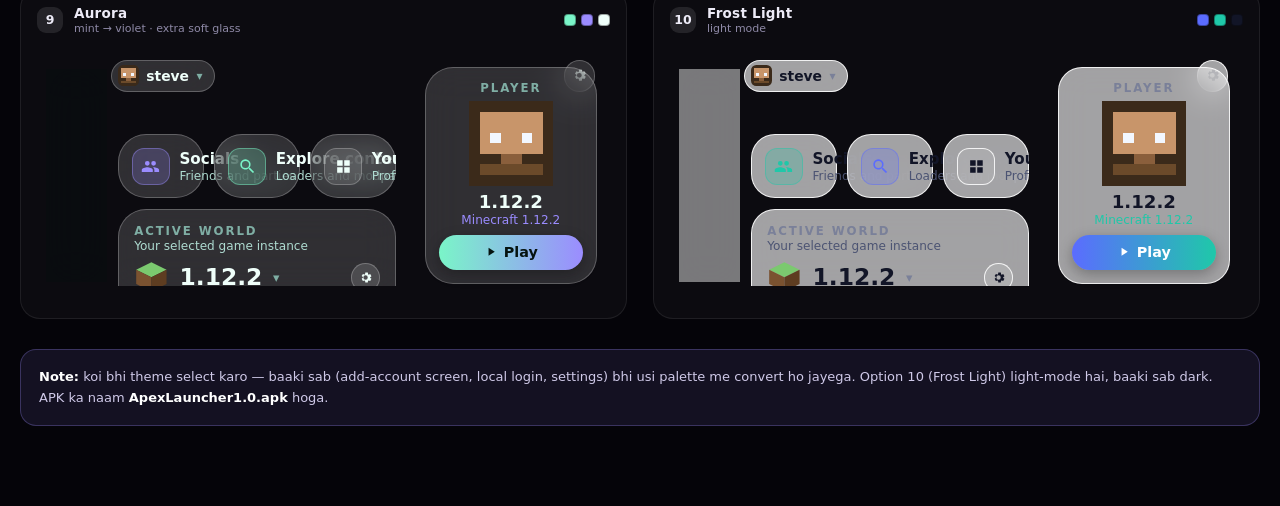
<file: preview/themes.html>
<!DOCTYPE html>
<html lang="en">
<head>
<meta charset="utf-8"/>
<meta name="viewport" content="width=device-width, initial-scale=1"/>
<title>ApexLauncher · 10 UI themes</title>
<style>
  :root{--font:"Inter","Segoe UI",system-ui,-apple-system,"Helvetica Neue",Arial,sans-serif}
  *{box-sizing:border-box}
  html,body{margin:0;background:#050409;color:#EDEBF7;font-family:var(--font)}
  body{padding:34px 20px 80px}
  .page{max-width:1500px;margin:0 auto}
  .page>h1{font-size:23px;margin:0 0 8px;letter-spacing:.12em;text-transform:uppercase;font-weight:800}
  .page>h1 span{background:linear-gradient(90deg,#9B8CFF,#5CE1C4);-webkit-background-clip:text;background-clip:text;color:transparent}
  .page>p{margin:0 0 26px;color:#A9A4BE;font-size:13.5px;line-height:1.65;max-width:900px}
  .page>p b{color:#EDEBF7}
  .grid{display:grid;grid-template-columns:repeat(auto-fill,minmax(520px,1fr));gap:26px}
  .variant{background:rgba(255,255,255,.03);border:1px solid rgba(255,255,255,.08);border-radius:20px;padding:14px}
  .variant>header{display:flex;align-items:center;gap:11px;margin:2px 2px 12px}
  .variant .num{width:26px;height:26px;flex:0 0 auto;border-radius:9px;display:grid;place-items:center;font-size:12.5px;font-weight:800;background:rgba(255,255,255,.10);color:#EDEBF7}
  .variant h3{margin:0;font-size:13.5px;letter-spacing:.02em}
  .variant header p{margin:1px 0 0;font-size:11px;color:#8E89A6}
  .dots{margin-left:auto;display:flex;gap:5px}
  .dots i{width:12px;height:12px;border-radius:4px;display:block;border:1px solid rgba(0,0,0,.35)}

  .dash{position:relative;width:100%;aspect-ratio:1573/700;border-radius:16px;overflow:hidden;
        container-type:inline-size;font-size:1.18cqw;color:var(--ink);
        background:#0B0A12 url("bg.jpg") center/cover no-repeat;
        box-shadow:0 18px 44px rgba(0,0,0,.55)}
  .dash::after{content:"";position:absolute;inset:0;background:var(--scrim)}
  .dash>*{position:relative;z-index:2}
  .rail{position:absolute;left:1em;top:1.5em;bottom:1.5em;width:3.5em;display:flex;flex-direction:column;
        align-items:center;gap:.4em;padding:.65em .4em;background:var(--rail);
        border:1px solid var(--stroke);border-radius:calc(var(--radius)*0.8);backdrop-filter:blur(var(--blur))}
  .ri{width:2.4em;height:2.4em;border-radius:.85em;display:grid;place-items:center;border:0;background:transparent;
      color:var(--ink2);padding:0;cursor:pointer}
  .ri svg{width:1.2em;height:1.2em}
  .ri.on{background:linear-gradient(135deg,var(--acc),var(--acc2));color:var(--on);box-shadow:0 .2em .7em rgba(0,0,0,.35)}
  .top{position:absolute;left:0;right:0;top:.85em;display:flex;justify-content:space-between;padding:0 1.1em 0 5em}
  .chip{display:flex;align-items:center;gap:.5em;background:var(--card);border:1px solid var(--stroke);
        border-radius:1.4em;padding:.3em .75em .3em .4em;backdrop-filter:blur(var(--blur))}
  .chip .avatar{width:1.4em;height:1.4em;border-radius:.35em;margin:0}
  .chip b{font-size:.92em;font-weight:600}
  .chip em{font-style:normal;color:var(--ink3);font-size:.8em}
  .gear{width:2.1em;height:2.1em;border-radius:50%;display:grid;place-items:center;background:var(--card);
        border:1px solid var(--stroke);color:var(--ink)}
  .gear svg{width:1.1em;height:1.1em}

  .body{position:absolute;left:5.5em;right:14.3em;top:3.9em;bottom:1.2em;display:flex;flex-direction:column;gap:.7em;overflow:hidden}
  .hd{display:flex;align-items:center;justify-content:space-between}
  .hd h2{margin:0;font-size:1em;letter-spacing:.14em;text-transform:uppercase;font-weight:800}
  .brand{font-size:.8em;color:var(--ink3)}
  .cards{display:flex;gap:.7em}
  .card{flex:1 1 0;min-width:0;display:flex;align-items:center;gap:.65em;padding:.8em .85em;
        background:var(--card);border:1px solid var(--stroke);border-radius:var(--radius);backdrop-filter:blur(var(--blur))}
  .tile{width:2.5em;height:2.5em;border-radius:.8em;display:grid;place-items:center;flex:0 0 auto}
  .tile svg{width:1.25em;height:1.25em}
  .tile.mint{background:rgba(var(--acc2-rgb),.22);border:1px solid rgba(var(--acc2-rgb),.42);color:var(--acc2)}
  .tile.acc{background:rgba(var(--acc-rgb),.22);border:1px solid rgba(var(--acc-rgb),.45);color:var(--acc)}
  .tile.neu{background:rgba(255,255,255,.10);border:1px solid var(--stroke);color:var(--ink)}
  .card b{display:block;font-size:1em;line-height:1.25}
  .card span{display:block;font-size:.8em;color:var(--ink2);white-space:nowrap;overflow:hidden;text-overflow:ellipsis}

  .panel{background:var(--card);border:1px solid var(--stroke);border-radius:var(--radius);padding:.9em 1em;backdrop-filter:blur(var(--blur))}
  .panel.slim{padding:.6em 1em}
  .label{font-size:.78em;letter-spacing:.16em;text-transform:uppercase;font-weight:800;color:var(--ink3)}
  .sub{font-size:.8em;color:var(--ink2);margin-top:.1em}
  .inst{display:flex;align-items:center;gap:.7em;margin-top:.45em}
  .block{width:2.3em;height:2.3em;flex:0 0 auto}
  .vname{font-size:1.55em;font-weight:800;flex:0 0 auto}
  .arrow{color:var(--ink3);font-size:.85em}
  .mini{margin-left:auto;width:1.9em;height:1.9em;border-radius:50%;display:grid;place-items:center;
        background:rgba(255,255,255,.14);border:1px solid var(--stroke);color:var(--ink)}
  .mini svg{width:1em;height:1em}
  .build{margin:.1em 0 0 3em;font-size:.8em;color:var(--ink2)}
  .play{display:flex;align-items:center;justify-content:center;gap:.45em;width:100%;border:0;cursor:pointer;
        border-radius:1.4em;padding:.75em 1em;margin-top:.7em;font-family:inherit;font-weight:800;font-size:1em;
        background:linear-gradient(90deg,var(--acc),var(--acc2));color:var(--on);box-shadow:0 .3em 1em rgba(0,0,0,.28)}
  .play svg{width:.95em;height:.95em}

  .player{position:absolute;right:1em;top:1.3em;bottom:1.3em;width:11.4em;display:flex;flex-direction:column;
          align-items:center;padding:.9em .85em;background:var(--card);border:1px solid var(--stroke);
          border-radius:var(--radius);backdrop-filter:blur(var(--blur))}
  .player .label{align-self:center}
  .avatar{width:5.6em;height:5.6em;margin-top:.4em;image-rendering:pixelated}
  .pv{font-size:1.2em;font-weight:800;margin-top:.3em}
  .pb{font-size:.8em;color:var(--acc2);margin-top:.05em}
  .sp{flex:1 1 auto}
  .player .play{margin-top:0;padding:.65em .9em;font-size:.95em}
  .dash .label,.dash .sub,.dash .brand,.dash .build{line-height:1.2}

  .variant.light .dash{box-shadow:0 18px 44px rgba(40,50,90,.18)}

  .hint{max-width:1500px;margin:30px auto 0;padding:16px 18px;border-radius:16px;background:rgba(155,140,255,.10);
        border:1px solid rgba(155,140,255,.28);font-size:13px;color:#CFC9E8;line-height:1.65}
  .hint b{color:#fff}
</style>
</head>
<body>
<div class="page">
  <h1>10 UI themes · <span>Your Space</span></h1>
  <p>Layout bilkul same hai (rail · Socials / Explore / You · Active World · Tasks · Player card), sirf colors, glass strength,
     corner radius aur accent gradient badle hain. Jo number pasand aaye bolo — wahi theme launcher me apply karke
     <b>ApexLauncher1.0.apk</b> bana dunga. Option <b>1</b> abhi installed build hai.</p>
  <div class="grid">

    <article class="variant">
      <header>
        <span class="num">1</span>
        <div>
          <h3>Midnight Amethyst</h3>
          <p>current build</p>
        </div>
        <div class="dots">
          <i style="background:#9B8CFF"></i><i style="background:#5CE1C4"></i>
          <i style="background:#F5F2FF"></i>
        </div>
      </header>
      <div class="dash" style="--acc:#9B8CFF;--acc2:#5CE1C4;--acc-rgb:155,140,255;--acc2-rgb:92,225,196;--on:#0C0A18;--ink:#F5F2FF;--ink2:#BEB8D6;--ink3:#8A84A3;--card:rgba(255,255,255,.12);--stroke:rgba(255,255,255,.18);--rail:rgba(11,10,18,.30);--radius:22px;--blur:12px;--scrim:linear-gradient(100deg, rgba(8,7,16,.55) 0%, rgba(8,7,16,.25) 45%, rgba(8,7,16,.74) 100%);">
        <div class="rail">
          <button class="ri on"><svg viewBox="0 0 24 24" fill="currentColor"><path d="M12 3.2 2.6 11.1 3.9 12.7 12 6.1l8.1 6.6 1.3-1.6zM5.2 12.6v7.4c0 .8.6 1.4 1.4 1.4h3.2v-5h4.4v5h3.2c.8 0 1.4-.6 1.4-1.4v-7.4L12 7.1z"/></svg></button>
          <button class="ri"><svg viewBox="0 0 24 24" fill="currentColor"><path d="M4 4h13a3 3 0 0 1 3 3v13H6a2 2 0 0 1-2-2zm2 2v11h2V6zm4 0v3h6V6zm0 5v2h6v-2zm0 4v2h4v-2z"/></svg></button>
          <button class="ri"><svg viewBox="0 0 24 24" fill="currentColor"><path d="M15.5 14h-.8l-.3-.3a6.5 6.5 0 1 0-.7.7l.3.3v.8l5 5 1.5-1.5zM9.5 14A4.5 4.5 0 1 1 14 9.5 4.5 4.5 0 0 1 9.5 14z"/></svg></button>
          <button class="ri"><svg viewBox="0 0 24 24" fill="currentColor"><path d="M19 13h-6v6h-2v-6H5v-2h6V5h2v6h6z"/></svg></button>
          <button class="ri"><svg viewBox="0 0 24 24" fill="currentColor"><path d="M12 15.5A3.5 3.5 0 1 1 15.5 12 3.5 3.5 0 0 1 12 15.5m7.4-2.9a7.9 7.9 0 0 0 0-1.2l2-1.6-2-3.4-2.4 1a8 8 0 0 0-1-.6L15.6 4h-4l-.4 2.7a8 8 0 0 0-1 .6l-2.4-1-2 3.4 2 1.6a7.9 7.9 0 0 0 0 1.2l-2 1.6 2 3.4 2.4-1a8 8 0 0 0 1 .6l.4 2.9h4l.4-2.9a8 8 0 0 0 1-.6l2.4 1 2-3.4z"/></svg></button>
        </div>

        <div class="top">
          <span class="chip"><svg class="avatar" viewBox="0 0 8 8" shape-rendering="crispEdges" aria-hidden="true">
            <rect width="8" height="8" fill="#3b2a1a"/>
            <rect x="1" y="1" width="6" height="1" fill="#c8956a"/>
            <rect x="1" y="2" width="6" height="2" fill="#c8956a"/>
            <rect x="2" y="3" width="1" height="1" fill="#f2f7ff"/><rect x="5" y="3" width="1" height="1" fill="#f2f7ff"/>
            <rect x="1" y="4" width="6" height="1" fill="#c8956a"/>
            <rect x="3" y="5" width="2" height="1" fill="#8a5f3c"/>
            <rect x="1" y="6" width="6" height="1" fill="#6b4a2a"/>
          </svg><b>steve</b><em>▾</em></span>
          <span class="gear"><svg viewBox="0 0 24 24" fill="currentColor"><path d="M12 15.5A3.5 3.5 0 1 1 15.5 12 3.5 3.5 0 0 1 12 15.5m7.4-2.9a7.9 7.9 0 0 0 0-1.2l2-1.6-2-3.4-2.4 1a8 8 0 0 0-1-.6L15.6 4h-4l-.4 2.7a8 8 0 0 0-1 .6l-2.4-1-2 3.4 2 1.6a7.9 7.9 0 0 0 0 1.2l-2 1.6 2 3.4 2.4-1a8 8 0 0 0 1 .6l.4 2.9h4l.4-2.9a8 8 0 0 0 1-.6l2.4 1 2-3.4z"/></svg></span>
        </div>

        <div class="body">
          <div class="hd">
            <h2>YOUR SPACE</h2>
            <span class="brand">ApexLauncher 1.0</span>
          </div>

          <div class="cards">
            <div class="card">
              <div class="tile mint"><svg viewBox="0 0 24 24" fill="currentColor"><path d="M16 11a3 3 0 1 0-3-3 3 3 0 0 0 3 3M8 11a3 3 0 1 0-3-3 3 3 0 0 0 3 3m0 2c-2.3 0-7 1.2-7 3.5V19h14v-2.5C15 14.2 10.3 13 8 13m8 0-.9.1c1.2.8 1.9 2 1.9 3.4V19h6v-2.5c0-2.3-4.7-3.5-7-3.5"/></svg></div>
              <div><b>Socials</b><span>Friends and parties</span></div>
            </div>
            <div class="card">
              <div class="tile acc"><svg viewBox="0 0 24 24" fill="currentColor"><path d="M15.5 14h-.8l-.3-.3a6.5 6.5 0 1 0-.7.7l.3.3v.8l5 5 1.5-1.5zM9.5 14A4.5 4.5 0 1 1 14 9.5 4.5 4.5 0 0 1 9.5 14z"/></svg></div>
              <div><b>Explore content</b><span>Loaders and modpacks</span></div>
            </div>
            <div class="card">
              <div class="tile neu"><svg viewBox="0 0 24 24" fill="currentColor"><path d="M4 4h7v7H4zM13 4h7v7h-7zM4 13h7v7H4zM13 13h7v7h-7z"/></svg></div>
              <div><b>You</b><span>Profiles and account</span></div>
            </div>
          </div>

          <div class="panel">
            <div class="label">Active world</div>
            <div class="sub">Your selected game instance</div>
            <div class="inst">
              <svg class="block" viewBox="0 0 64 64" aria-hidden="true">
              <polygon points="32,4 60,18 32,32 4,18" fill="#7BC96F"/>
              <polygon points="4,18 32,32 32,58 4,44" fill="#7A5230"/>
              <polygon points="60,18 32,32 32,58 60,44" fill="#5E3D21"/>
            </svg>
              <div class="vname">1.12.2</div>
              <div class="arrow">▾</div>
              <div class="mini"><svg viewBox="0 0 24 24" fill="currentColor"><path d="M12 15.5A3.5 3.5 0 1 1 15.5 12 3.5 3.5 0 0 1 12 15.5m7.4-2.9a7.9 7.9 0 0 0 0-1.2l2-1.6-2-3.4-2.4 1a8 8 0 0 0-1-.6L15.6 4h-4l-.4 2.7a8 8 0 0 0-1 .6l-2.4-1-2 3.4 2 1.6a7.9 7.9 0 0 0 0 1.2l-2 1.6 2 3.4 2.4-1a8 8 0 0 0 1 .6l.4 2.9h4l.4-2.9a8 8 0 0 0 1-.6l2.4 1 2-3.4z"/></svg></div>
            </div>
            <div class="build">Vanilla · Minecraft 1.12.2</div>
            <button class="play"><svg viewBox="0 0 24 24" fill="currentColor"><path d="M8 5v14l11-7z"/></svg> Play</button>
          </div>

          <div class="panel slim">
            <div class="label">Tasks</div>
            <div class="sub">Downloads and installs show up here</div>
          </div>
        </div>

        <div class="player">
          <div class="label">Player</div>
          <svg class="avatar" viewBox="0 0 8 8" shape-rendering="crispEdges" aria-hidden="true">
            <rect width="8" height="8" fill="#3b2a1a"/>
            <rect x="1" y="1" width="6" height="1" fill="#c8956a"/>
            <rect x="1" y="2" width="6" height="2" fill="#c8956a"/>
            <rect x="2" y="3" width="1" height="1" fill="#f2f7ff"/><rect x="5" y="3" width="1" height="1" fill="#f2f7ff"/>
            <rect x="1" y="4" width="6" height="1" fill="#c8956a"/>
            <rect x="3" y="5" width="2" height="1" fill="#8a5f3c"/>
            <rect x="1" y="6" width="6" height="1" fill="#6b4a2a"/>
          </svg>
          <div class="pv">1.12.2</div>
          <div class="pb">Minecraft 1.12.2</div>
          <div class="sp"></div>
          <button class="play"><svg viewBox="0 0 24 24" fill="currentColor"><path d="M8 5v14l11-7z"/></svg> Play</button>
        </div>
      </div>
    </article>
    <article class="variant">
      <header>
        <span class="num">2</span>
        <div>
          <h3>Emerald Grove</h3>
          <p>classic Minecraft green</p>
        </div>
        <div class="dots">
          <i style="background:#8BD450"></i><i style="background:#4FC43A"></i>
          <i style="background:#F3FBF0"></i>
        </div>
      </header>
      <div class="dash" style="--acc:#8BD450;--acc2:#4FC43A;--acc-rgb:139,212,80;--acc2-rgb:79,196,58;--on:#0B160A;--ink:#F3FBF0;--ink2:#C4D6BE;--ink3:#8EA487;--card:rgba(255,255,255,.10);--stroke:rgba(255,255,255,.17);--rail:rgba(8,16,10,.32);--radius:22px;--blur:12px;--scrim:linear-gradient(100deg, rgba(6,14,8,.58) 0%, rgba(6,14,8,.28) 45%, rgba(6,14,8,.76) 100%);">
        <div class="rail">
          <button class="ri on"><svg viewBox="0 0 24 24" fill="currentColor"><path d="M12 3.2 2.6 11.1 3.9 12.7 12 6.1l8.1 6.6 1.3-1.6zM5.2 12.6v7.4c0 .8.6 1.4 1.4 1.4h3.2v-5h4.4v5h3.2c.8 0 1.4-.6 1.4-1.4v-7.4L12 7.1z"/></svg></button>
          <button class="ri"><svg viewBox="0 0 24 24" fill="currentColor"><path d="M4 4h13a3 3 0 0 1 3 3v13H6a2 2 0 0 1-2-2zm2 2v11h2V6zm4 0v3h6V6zm0 5v2h6v-2zm0 4v2h4v-2z"/></svg></button>
          <button class="ri"><svg viewBox="0 0 24 24" fill="currentColor"><path d="M15.5 14h-.8l-.3-.3a6.5 6.5 0 1 0-.7.7l.3.3v.8l5 5 1.5-1.5zM9.5 14A4.5 4.5 0 1 1 14 9.5 4.5 4.5 0 0 1 9.5 14z"/></svg></button>
          <button class="ri"><svg viewBox="0 0 24 24" fill="currentColor"><path d="M19 13h-6v6h-2v-6H5v-2h6V5h2v6h6z"/></svg></button>
          <button class="ri"><svg viewBox="0 0 24 24" fill="currentColor"><path d="M12 15.5A3.5 3.5 0 1 1 15.5 12 3.5 3.5 0 0 1 12 15.5m7.4-2.9a7.9 7.9 0 0 0 0-1.2l2-1.6-2-3.4-2.4 1a8 8 0 0 0-1-.6L15.6 4h-4l-.4 2.7a8 8 0 0 0-1 .6l-2.4-1-2 3.4 2 1.6a7.9 7.9 0 0 0 0 1.2l-2 1.6 2 3.4 2.4-1a8 8 0 0 0 1 .6l.4 2.9h4l.4-2.9a8 8 0 0 0 1-.6l2.4 1 2-3.4z"/></svg></button>
        </div>

        <div class="top">
          <span class="chip"><svg class="avatar" viewBox="0 0 8 8" shape-rendering="crispEdges" aria-hidden="true">
            <rect width="8" height="8" fill="#3b2a1a"/>
            <rect x="1" y="1" width="6" height="1" fill="#c8956a"/>
            <rect x="1" y="2" width="6" height="2" fill="#c8956a"/>
            <rect x="2" y="3" width="1" height="1" fill="#f2f7ff"/><rect x="5" y="3" width="1" height="1" fill="#f2f7ff"/>
            <rect x="1" y="4" width="6" height="1" fill="#c8956a"/>
            <rect x="3" y="5" width="2" height="1" fill="#8a5f3c"/>
            <rect x="1" y="6" width="6" height="1" fill="#6b4a2a"/>
          </svg><b>steve</b><em>▾</em></span>
          <span class="gear"><svg viewBox="0 0 24 24" fill="currentColor"><path d="M12 15.5A3.5 3.5 0 1 1 15.5 12 3.5 3.5 0 0 1 12 15.5m7.4-2.9a7.9 7.9 0 0 0 0-1.2l2-1.6-2-3.4-2.4 1a8 8 0 0 0-1-.6L15.6 4h-4l-.4 2.7a8 8 0 0 0-1 .6l-2.4-1-2 3.4 2 1.6a7.9 7.9 0 0 0 0 1.2l-2 1.6 2 3.4 2.4-1a8 8 0 0 0 1 .6l.4 2.9h4l.4-2.9a8 8 0 0 0 1-.6l2.4 1 2-3.4z"/></svg></span>
        </div>

        <div class="body">
          <div class="hd">
            <h2>YOUR SPACE</h2>
            <span class="brand">ApexLauncher 1.0</span>
          </div>

          <div class="cards">
            <div class="card">
              <div class="tile mint"><svg viewBox="0 0 24 24" fill="currentColor"><path d="M16 11a3 3 0 1 0-3-3 3 3 0 0 0 3 3M8 11a3 3 0 1 0-3-3 3 3 0 0 0 3 3m0 2c-2.3 0-7 1.2-7 3.5V19h14v-2.5C15 14.2 10.3 13 8 13m8 0-.9.1c1.2.8 1.9 2 1.9 3.4V19h6v-2.5c0-2.3-4.7-3.5-7-3.5"/></svg></div>
              <div><b>Socials</b><span>Friends and parties</span></div>
            </div>
            <div class="card">
              <div class="tile acc"><svg viewBox="0 0 24 24" fill="currentColor"><path d="M15.5 14h-.8l-.3-.3a6.5 6.5 0 1 0-.7.7l.3.3v.8l5 5 1.5-1.5zM9.5 14A4.5 4.5 0 1 1 14 9.5 4.5 4.5 0 0 1 9.5 14z"/></svg></div>
              <div><b>Explore content</b><span>Loaders and modpacks</span></div>
            </div>
            <div class="card">
              <div class="tile neu"><svg viewBox="0 0 24 24" fill="currentColor"><path d="M4 4h7v7H4zM13 4h7v7h-7zM4 13h7v7H4zM13 13h7v7h-7z"/></svg></div>
              <div><b>You</b><span>Profiles and account</span></div>
            </div>
          </div>

          <div class="panel">
            <div class="label">Active world</div>
            <div class="sub">Your selected game instance</div>
            <div class="inst">
              <svg class="block" viewBox="0 0 64 64" aria-hidden="true">
              <polygon points="32,4 60,18 32,32 4,18" fill="#7BC96F"/>
              <polygon points="4,18 32,32 32,58 4,44" fill="#7A5230"/>
              <polygon points="60,18 32,32 32,58 60,44" fill="#5E3D21"/>
            </svg>
              <div class="vname">1.12.2</div>
              <div class="arrow">▾</div>
              <div class="mini"><svg viewBox="0 0 24 24" fill="currentColor"><path d="M12 15.5A3.5 3.5 0 1 1 15.5 12 3.5 3.5 0 0 1 12 15.5m7.4-2.9a7.9 7.9 0 0 0 0-1.2l2-1.6-2-3.4-2.4 1a8 8 0 0 0-1-.6L15.6 4h-4l-.4 2.7a8 8 0 0 0-1 .6l-2.4-1-2 3.4 2 1.6a7.9 7.9 0 0 0 0 1.2l-2 1.6 2 3.4 2.4-1a8 8 0 0 0 1 .6l.4 2.9h4l.4-2.9a8 8 0 0 0 1-.6l2.4 1 2-3.4z"/></svg></div>
            </div>
            <div class="build">Vanilla · Minecraft 1.12.2</div>
            <button class="play"><svg viewBox="0 0 24 24" fill="currentColor"><path d="M8 5v14l11-7z"/></svg> Play</button>
          </div>

          <div class="panel slim">
            <div class="label">Tasks</div>
            <div class="sub">Downloads and installs show up here</div>
          </div>
        </div>

        <div class="player">
          <div class="label">Player</div>
          <svg class="avatar" viewBox="0 0 8 8" shape-rendering="crispEdges" aria-hidden="true">
            <rect width="8" height="8" fill="#3b2a1a"/>
            <rect x="1" y="1" width="6" height="1" fill="#c8956a"/>
            <rect x="1" y="2" width="6" height="2" fill="#c8956a"/>
            <rect x="2" y="3" width="1" height="1" fill="#f2f7ff"/><rect x="5" y="3" width="1" height="1" fill="#f2f7ff"/>
            <rect x="1" y="4" width="6" height="1" fill="#c8956a"/>
            <rect x="3" y="5" width="2" height="1" fill="#8a5f3c"/>
            <rect x="1" y="6" width="6" height="1" fill="#6b4a2a"/>
          </svg>
          <div class="pv">1.12.2</div>
          <div class="pb">Minecraft 1.12.2</div>
          <div class="sp"></div>
          <button class="play"><svg viewBox="0 0 24 24" fill="currentColor"><path d="M8 5v14l11-7z"/></svg> Play</button>
        </div>
      </div>
    </article>
    <article class="variant">
      <header>
        <span class="num">3</span>
        <div>
          <h3>Sunset Ember</h3>
          <p>warm orange → rose</p>
        </div>
        <div class="dots">
          <i style="background:#FF9F45"></i><i style="background:#FF5E7E"></i>
          <i style="background:#FFF3EC"></i>
        </div>
      </header>
      <div class="dash" style="--acc:#FF9F45;--acc2:#FF5E7E;--acc-rgb:255,159,69;--acc2-rgb:255,94,126;--on:#1A0B06;--ink:#FFF3EC;--ink2:#E6C8B8;--ink3:#B08D7C;--card:rgba(255,255,255,.11);--stroke:rgba(255,210,180,.22);--rail:rgba(22,9,7,.34);--radius:20px;--blur:12px;--scrim:linear-gradient(100deg, rgba(26,10,7,.55) 0%, rgba(26,10,7,.22) 45%, rgba(26,10,7,.72) 100%);">
        <div class="rail">
          <button class="ri on"><svg viewBox="0 0 24 24" fill="currentColor"><path d="M12 3.2 2.6 11.1 3.9 12.7 12 6.1l8.1 6.6 1.3-1.6zM5.2 12.6v7.4c0 .8.6 1.4 1.4 1.4h3.2v-5h4.4v5h3.2c.8 0 1.4-.6 1.4-1.4v-7.4L12 7.1z"/></svg></button>
          <button class="ri"><svg viewBox="0 0 24 24" fill="currentColor"><path d="M4 4h13a3 3 0 0 1 3 3v13H6a2 2 0 0 1-2-2zm2 2v11h2V6zm4 0v3h6V6zm0 5v2h6v-2zm0 4v2h4v-2z"/></svg></button>
          <button class="ri"><svg viewBox="0 0 24 24" fill="currentColor"><path d="M15.5 14h-.8l-.3-.3a6.5 6.5 0 1 0-.7.7l.3.3v.8l5 5 1.5-1.5zM9.5 14A4.5 4.5 0 1 1 14 9.5 4.5 4.5 0 0 1 9.5 14z"/></svg></button>
          <button class="ri"><svg viewBox="0 0 24 24" fill="currentColor"><path d="M19 13h-6v6h-2v-6H5v-2h6V5h2v6h6z"/></svg></button>
          <button class="ri"><svg viewBox="0 0 24 24" fill="currentColor"><path d="M12 15.5A3.5 3.5 0 1 1 15.5 12 3.5 3.5 0 0 1 12 15.5m7.4-2.9a7.9 7.9 0 0 0 0-1.2l2-1.6-2-3.4-2.4 1a8 8 0 0 0-1-.6L15.6 4h-4l-.4 2.7a8 8 0 0 0-1 .6l-2.4-1-2 3.4 2 1.6a7.9 7.9 0 0 0 0 1.2l-2 1.6 2 3.4 2.4-1a8 8 0 0 0 1 .6l.4 2.9h4l.4-2.9a8 8 0 0 0 1-.6l2.4 1 2-3.4z"/></svg></button>
        </div>

        <div class="top">
          <span class="chip"><svg class="avatar" viewBox="0 0 8 8" shape-rendering="crispEdges" aria-hidden="true">
            <rect width="8" height="8" fill="#3b2a1a"/>
            <rect x="1" y="1" width="6" height="1" fill="#c8956a"/>
            <rect x="1" y="2" width="6" height="2" fill="#c8956a"/>
            <rect x="2" y="3" width="1" height="1" fill="#f2f7ff"/><rect x="5" y="3" width="1" height="1" fill="#f2f7ff"/>
            <rect x="1" y="4" width="6" height="1" fill="#c8956a"/>
            <rect x="3" y="5" width="2" height="1" fill="#8a5f3c"/>
            <rect x="1" y="6" width="6" height="1" fill="#6b4a2a"/>
          </svg><b>steve</b><em>▾</em></span>
          <span class="gear"><svg viewBox="0 0 24 24" fill="currentColor"><path d="M12 15.5A3.5 3.5 0 1 1 15.5 12 3.5 3.5 0 0 1 12 15.5m7.4-2.9a7.9 7.9 0 0 0 0-1.2l2-1.6-2-3.4-2.4 1a8 8 0 0 0-1-.6L15.6 4h-4l-.4 2.7a8 8 0 0 0-1 .6l-2.4-1-2 3.4 2 1.6a7.9 7.9 0 0 0 0 1.2l-2 1.6 2 3.4 2.4-1a8 8 0 0 0 1 .6l.4 2.9h4l.4-2.9a8 8 0 0 0 1-.6l2.4 1 2-3.4z"/></svg></span>
        </div>

        <div class="body">
          <div class="hd">
            <h2>YOUR SPACE</h2>
            <span class="brand">ApexLauncher 1.0</span>
          </div>

          <div class="cards">
            <div class="card">
              <div class="tile mint"><svg viewBox="0 0 24 24" fill="currentColor"><path d="M16 11a3 3 0 1 0-3-3 3 3 0 0 0 3 3M8 11a3 3 0 1 0-3-3 3 3 0 0 0 3 3m0 2c-2.3 0-7 1.2-7 3.5V19h14v-2.5C15 14.2 10.3 13 8 13m8 0-.9.1c1.2.8 1.9 2 1.9 3.4V19h6v-2.5c0-2.3-4.7-3.5-7-3.5"/></svg></div>
              <div><b>Socials</b><span>Friends and parties</span></div>
            </div>
            <div class="card">
              <div class="tile acc"><svg viewBox="0 0 24 24" fill="currentColor"><path d="M15.5 14h-.8l-.3-.3a6.5 6.5 0 1 0-.7.7l.3.3v.8l5 5 1.5-1.5zM9.5 14A4.5 4.5 0 1 1 14 9.5 4.5 4.5 0 0 1 9.5 14z"/></svg></div>
              <div><b>Explore content</b><span>Loaders and modpacks</span></div>
            </div>
            <div class="card">
              <div class="tile neu"><svg viewBox="0 0 24 24" fill="currentColor"><path d="M4 4h7v7H4zM13 4h7v7h-7zM4 13h7v7H4zM13 13h7v7h-7z"/></svg></div>
              <div><b>You</b><span>Profiles and account</span></div>
            </div>
          </div>

          <div class="panel">
            <div class="label">Active world</div>
            <div class="sub">Your selected game instance</div>
            <div class="inst">
              <svg class="block" viewBox="0 0 64 64" aria-hidden="true">
              <polygon points="32,4 60,18 32,32 4,18" fill="#7BC96F"/>
              <polygon points="4,18 32,32 32,58 4,44" fill="#7A5230"/>
              <polygon points="60,18 32,32 32,58 60,44" fill="#5E3D21"/>
            </svg>
              <div class="vname">1.12.2</div>
              <div class="arrow">▾</div>
              <div class="mini"><svg viewBox="0 0 24 24" fill="currentColor"><path d="M12 15.5A3.5 3.5 0 1 1 15.5 12 3.5 3.5 0 0 1 12 15.5m7.4-2.9a7.9 7.9 0 0 0 0-1.2l2-1.6-2-3.4-2.4 1a8 8 0 0 0-1-.6L15.6 4h-4l-.4 2.7a8 8 0 0 0-1 .6l-2.4-1-2 3.4 2 1.6a7.9 7.9 0 0 0 0 1.2l-2 1.6 2 3.4 2.4-1a8 8 0 0 0 1 .6l.4 2.9h4l.4-2.9a8 8 0 0 0 1-.6l2.4 1 2-3.4z"/></svg></div>
            </div>
            <div class="build">Vanilla · Minecraft 1.12.2</div>
            <button class="play"><svg viewBox="0 0 24 24" fill="currentColor"><path d="M8 5v14l11-7z"/></svg> Play</button>
          </div>

          <div class="panel slim">
            <div class="label">Tasks</div>
            <div class="sub">Downloads and installs show up here</div>
          </div>
        </div>

        <div class="player">
          <div class="label">Player</div>
          <svg class="avatar" viewBox="0 0 8 8" shape-rendering="crispEdges" aria-hidden="true">
            <rect width="8" height="8" fill="#3b2a1a"/>
            <rect x="1" y="1" width="6" height="1" fill="#c8956a"/>
            <rect x="1" y="2" width="6" height="2" fill="#c8956a"/>
            <rect x="2" y="3" width="1" height="1" fill="#f2f7ff"/><rect x="5" y="3" width="1" height="1" fill="#f2f7ff"/>
            <rect x="1" y="4" width="6" height="1" fill="#c8956a"/>
            <rect x="3" y="5" width="2" height="1" fill="#8a5f3c"/>
            <rect x="1" y="6" width="6" height="1" fill="#6b4a2a"/>
          </svg>
          <div class="pv">1.12.2</div>
          <div class="pb">Minecraft 1.12.2</div>
          <div class="sp"></div>
          <button class="play"><svg viewBox="0 0 24 24" fill="currentColor"><path d="M8 5v14l11-7z"/></svg> Play</button>
        </div>
      </div>
    </article>
    <article class="variant">
      <header>
        <span class="num">4</span>
        <div>
          <h3>Ocean Abyss</h3>
          <p>deep blue / cyan</p>
        </div>
        <div class="dots">
          <i style="background:#4FC3F7"></i><i style="background:#2E86FF"></i>
          <i style="background:#EAF7FF"></i>
        </div>
      </header>
      <div class="dash" style="--acc:#4FC3F7;--acc2:#2E86FF;--acc-rgb:79,195,247;--acc2-rgb:46,134,255;--on:#04121A;--ink:#EAF7FF;--ink2:#A9C7D9;--ink3:#7593A6;--card:rgba(255,255,255,.10);--stroke:rgba(160,220,255,.22);--rail:rgba(4,14,24,.36);--radius:22px;--blur:12px;--scrim:linear-gradient(100deg, rgba(3,12,20,.60) 0%, rgba(3,12,20,.26) 45%, rgba(3,12,20,.78) 100%);">
        <div class="rail">
          <button class="ri on"><svg viewBox="0 0 24 24" fill="currentColor"><path d="M12 3.2 2.6 11.1 3.9 12.7 12 6.1l8.1 6.6 1.3-1.6zM5.2 12.6v7.4c0 .8.6 1.4 1.4 1.4h3.2v-5h4.4v5h3.2c.8 0 1.4-.6 1.4-1.4v-7.4L12 7.1z"/></svg></button>
          <button class="ri"><svg viewBox="0 0 24 24" fill="currentColor"><path d="M4 4h13a3 3 0 0 1 3 3v13H6a2 2 0 0 1-2-2zm2 2v11h2V6zm4 0v3h6V6zm0 5v2h6v-2zm0 4v2h4v-2z"/></svg></button>
          <button class="ri"><svg viewBox="0 0 24 24" fill="currentColor"><path d="M15.5 14h-.8l-.3-.3a6.5 6.5 0 1 0-.7.7l.3.3v.8l5 5 1.5-1.5zM9.5 14A4.5 4.5 0 1 1 14 9.5 4.5 4.5 0 0 1 9.5 14z"/></svg></button>
          <button class="ri"><svg viewBox="0 0 24 24" fill="currentColor"><path d="M19 13h-6v6h-2v-6H5v-2h6V5h2v6h6z"/></svg></button>
          <button class="ri"><svg viewBox="0 0 24 24" fill="currentColor"><path d="M12 15.5A3.5 3.5 0 1 1 15.5 12 3.5 3.5 0 0 1 12 15.5m7.4-2.9a7.9 7.9 0 0 0 0-1.2l2-1.6-2-3.4-2.4 1a8 8 0 0 0-1-.6L15.6 4h-4l-.4 2.7a8 8 0 0 0-1 .6l-2.4-1-2 3.4 2 1.6a7.9 7.9 0 0 0 0 1.2l-2 1.6 2 3.4 2.4-1a8 8 0 0 0 1 .6l.4 2.9h4l.4-2.9a8 8 0 0 0 1-.6l2.4 1 2-3.4z"/></svg></button>
        </div>

        <div class="top">
          <span class="chip"><svg class="avatar" viewBox="0 0 8 8" shape-rendering="crispEdges" aria-hidden="true">
            <rect width="8" height="8" fill="#3b2a1a"/>
            <rect x="1" y="1" width="6" height="1" fill="#c8956a"/>
            <rect x="1" y="2" width="6" height="2" fill="#c8956a"/>
            <rect x="2" y="3" width="1" height="1" fill="#f2f7ff"/><rect x="5" y="3" width="1" height="1" fill="#f2f7ff"/>
            <rect x="1" y="4" width="6" height="1" fill="#c8956a"/>
            <rect x="3" y="5" width="2" height="1" fill="#8a5f3c"/>
            <rect x="1" y="6" width="6" height="1" fill="#6b4a2a"/>
          </svg><b>steve</b><em>▾</em></span>
          <span class="gear"><svg viewBox="0 0 24 24" fill="currentColor"><path d="M12 15.5A3.5 3.5 0 1 1 15.5 12 3.5 3.5 0 0 1 12 15.5m7.4-2.9a7.9 7.9 0 0 0 0-1.2l2-1.6-2-3.4-2.4 1a8 8 0 0 0-1-.6L15.6 4h-4l-.4 2.7a8 8 0 0 0-1 .6l-2.4-1-2 3.4 2 1.6a7.9 7.9 0 0 0 0 1.2l-2 1.6 2 3.4 2.4-1a8 8 0 0 0 1 .6l.4 2.9h4l.4-2.9a8 8 0 0 0 1-.6l2.4 1 2-3.4z"/></svg></span>
        </div>

        <div class="body">
          <div class="hd">
            <h2>YOUR SPACE</h2>
            <span class="brand">ApexLauncher 1.0</span>
          </div>

          <div class="cards">
            <div class="card">
              <div class="tile mint"><svg viewBox="0 0 24 24" fill="currentColor"><path d="M16 11a3 3 0 1 0-3-3 3 3 0 0 0 3 3M8 11a3 3 0 1 0-3-3 3 3 0 0 0 3 3m0 2c-2.3 0-7 1.2-7 3.5V19h14v-2.5C15 14.2 10.3 13 8 13m8 0-.9.1c1.2.8 1.9 2 1.9 3.4V19h6v-2.5c0-2.3-4.7-3.5-7-3.5"/></svg></div>
              <div><b>Socials</b><span>Friends and parties</span></div>
            </div>
            <div class="card">
              <div class="tile acc"><svg viewBox="0 0 24 24" fill="currentColor"><path d="M15.5 14h-.8l-.3-.3a6.5 6.5 0 1 0-.7.7l.3.3v.8l5 5 1.5-1.5zM9.5 14A4.5 4.5 0 1 1 14 9.5 4.5 4.5 0 0 1 9.5 14z"/></svg></div>
              <div><b>Explore content</b><span>Loaders and modpacks</span></div>
            </div>
            <div class="card">
              <div class="tile neu"><svg viewBox="0 0 24 24" fill="currentColor"><path d="M4 4h7v7H4zM13 4h7v7h-7zM4 13h7v7H4zM13 13h7v7h-7z"/></svg></div>
              <div><b>You</b><span>Profiles and account</span></div>
            </div>
          </div>

          <div class="panel">
            <div class="label">Active world</div>
            <div class="sub">Your selected game instance</div>
            <div class="inst">
              <svg class="block" viewBox="0 0 64 64" aria-hidden="true">
              <polygon points="32,4 60,18 32,32 4,18" fill="#7BC96F"/>
              <polygon points="4,18 32,32 32,58 4,44" fill="#7A5230"/>
              <polygon points="60,18 32,32 32,58 60,44" fill="#5E3D21"/>
            </svg>
              <div class="vname">1.12.2</div>
              <div class="arrow">▾</div>
              <div class="mini"><svg viewBox="0 0 24 24" fill="currentColor"><path d="M12 15.5A3.5 3.5 0 1 1 15.5 12 3.5 3.5 0 0 1 12 15.5m7.4-2.9a7.9 7.9 0 0 0 0-1.2l2-1.6-2-3.4-2.4 1a8 8 0 0 0-1-.6L15.6 4h-4l-.4 2.7a8 8 0 0 0-1 .6l-2.4-1-2 3.4 2 1.6a7.9 7.9 0 0 0 0 1.2l-2 1.6 2 3.4 2.4-1a8 8 0 0 0 1 .6l.4 2.9h4l.4-2.9a8 8 0 0 0 1-.6l2.4 1 2-3.4z"/></svg></div>
            </div>
            <div class="build">Vanilla · Minecraft 1.12.2</div>
            <button class="play"><svg viewBox="0 0 24 24" fill="currentColor"><path d="M8 5v14l11-7z"/></svg> Play</button>
          </div>

          <div class="panel slim">
            <div class="label">Tasks</div>
            <div class="sub">Downloads and installs show up here</div>
          </div>
        </div>

        <div class="player">
          <div class="label">Player</div>
          <svg class="avatar" viewBox="0 0 8 8" shape-rendering="crispEdges" aria-hidden="true">
            <rect width="8" height="8" fill="#3b2a1a"/>
            <rect x="1" y="1" width="6" height="1" fill="#c8956a"/>
            <rect x="1" y="2" width="6" height="2" fill="#c8956a"/>
            <rect x="2" y="3" width="1" height="1" fill="#f2f7ff"/><rect x="5" y="3" width="1" height="1" fill="#f2f7ff"/>
            <rect x="1" y="4" width="6" height="1" fill="#c8956a"/>
            <rect x="3" y="5" width="2" height="1" fill="#8a5f3c"/>
            <rect x="1" y="6" width="6" height="1" fill="#6b4a2a"/>
          </svg>
          <div class="pv">1.12.2</div>
          <div class="pb">Minecraft 1.12.2</div>
          <div class="sp"></div>
          <button class="play"><svg viewBox="0 0 24 24" fill="currentColor"><path d="M8 5v14l11-7z"/></svg> Play</button>
        </div>
      </div>
    </article>
    <article class="variant">
      <header>
        <span class="num">5</span>
        <div>
          <h3>Rose Quartz</h3>
          <p>pink / magenta</p>
        </div>
        <div class="dots">
          <i style="background:#FF9EC4"></i><i style="background:#C77DFF"></i>
          <i style="background:#FFF0F7"></i>
        </div>
      </header>
      <div class="dash" style="--acc:#FF9EC4;--acc2:#C77DFF;--acc-rgb:255,158,196;--acc2-rgb:199,125,255;--on:#1A0714;--ink:#FFF0F7;--ink2:#DDB6CC;--ink3:#A8839A;--card:rgba(255,255,255,.12);--stroke:rgba(255,200,230,.22);--rail:rgba(24,7,18,.32);--radius:26px;--blur:14px;--scrim:linear-gradient(100deg, rgba(22,7,18,.52) 0%, rgba(22,7,18,.20) 45%, rgba(22,7,18,.70) 100%);">
        <div class="rail">
          <button class="ri on"><svg viewBox="0 0 24 24" fill="currentColor"><path d="M12 3.2 2.6 11.1 3.9 12.7 12 6.1l8.1 6.6 1.3-1.6zM5.2 12.6v7.4c0 .8.6 1.4 1.4 1.4h3.2v-5h4.4v5h3.2c.8 0 1.4-.6 1.4-1.4v-7.4L12 7.1z"/></svg></button>
          <button class="ri"><svg viewBox="0 0 24 24" fill="currentColor"><path d="M4 4h13a3 3 0 0 1 3 3v13H6a2 2 0 0 1-2-2zm2 2v11h2V6zm4 0v3h6V6zm0 5v2h6v-2zm0 4v2h4v-2z"/></svg></button>
          <button class="ri"><svg viewBox="0 0 24 24" fill="currentColor"><path d="M15.5 14h-.8l-.3-.3a6.5 6.5 0 1 0-.7.7l.3.3v.8l5 5 1.5-1.5zM9.5 14A4.5 4.5 0 1 1 14 9.5 4.5 4.5 0 0 1 9.5 14z"/></svg></button>
          <button class="ri"><svg viewBox="0 0 24 24" fill="currentColor"><path d="M19 13h-6v6h-2v-6H5v-2h6V5h2v6h6z"/></svg></button>
          <button class="ri"><svg viewBox="0 0 24 24" fill="currentColor"><path d="M12 15.5A3.5 3.5 0 1 1 15.5 12 3.5 3.5 0 0 1 12 15.5m7.4-2.9a7.9 7.9 0 0 0 0-1.2l2-1.6-2-3.4-2.4 1a8 8 0 0 0-1-.6L15.6 4h-4l-.4 2.7a8 8 0 0 0-1 .6l-2.4-1-2 3.4 2 1.6a7.9 7.9 0 0 0 0 1.2l-2 1.6 2 3.4 2.4-1a8 8 0 0 0 1 .6l.4 2.9h4l.4-2.9a8 8 0 0 0 1-.6l2.4 1 2-3.4z"/></svg></button>
        </div>

        <div class="top">
          <span class="chip"><svg class="avatar" viewBox="0 0 8 8" shape-rendering="crispEdges" aria-hidden="true">
            <rect width="8" height="8" fill="#3b2a1a"/>
            <rect x="1" y="1" width="6" height="1" fill="#c8956a"/>
            <rect x="1" y="2" width="6" height="2" fill="#c8956a"/>
            <rect x="2" y="3" width="1" height="1" fill="#f2f7ff"/><rect x="5" y="3" width="1" height="1" fill="#f2f7ff"/>
            <rect x="1" y="4" width="6" height="1" fill="#c8956a"/>
            <rect x="3" y="5" width="2" height="1" fill="#8a5f3c"/>
            <rect x="1" y="6" width="6" height="1" fill="#6b4a2a"/>
          </svg><b>steve</b><em>▾</em></span>
          <span class="gear"><svg viewBox="0 0 24 24" fill="currentColor"><path d="M12 15.5A3.5 3.5 0 1 1 15.5 12 3.5 3.5 0 0 1 12 15.5m7.4-2.9a7.9 7.9 0 0 0 0-1.2l2-1.6-2-3.4-2.4 1a8 8 0 0 0-1-.6L15.6 4h-4l-.4 2.7a8 8 0 0 0-1 .6l-2.4-1-2 3.4 2 1.6a7.9 7.9 0 0 0 0 1.2l-2 1.6 2 3.4 2.4-1a8 8 0 0 0 1 .6l.4 2.9h4l.4-2.9a8 8 0 0 0 1-.6l2.4 1 2-3.4z"/></svg></span>
        </div>

        <div class="body">
          <div class="hd">
            <h2>YOUR SPACE</h2>
            <span class="brand">ApexLauncher 1.0</span>
          </div>

          <div class="cards">
            <div class="card">
              <div class="tile mint"><svg viewBox="0 0 24 24" fill="currentColor"><path d="M16 11a3 3 0 1 0-3-3 3 3 0 0 0 3 3M8 11a3 3 0 1 0-3-3 3 3 0 0 0 3 3m0 2c-2.3 0-7 1.2-7 3.5V19h14v-2.5C15 14.2 10.3 13 8 13m8 0-.9.1c1.2.8 1.9 2 1.9 3.4V19h6v-2.5c0-2.3-4.7-3.5-7-3.5"/></svg></div>
              <div><b>Socials</b><span>Friends and parties</span></div>
            </div>
            <div class="card">
              <div class="tile acc"><svg viewBox="0 0 24 24" fill="currentColor"><path d="M15.5 14h-.8l-.3-.3a6.5 6.5 0 1 0-.7.7l.3.3v.8l5 5 1.5-1.5zM9.5 14A4.5 4.5 0 1 1 14 9.5 4.5 4.5 0 0 1 9.5 14z"/></svg></div>
              <div><b>Explore content</b><span>Loaders and modpacks</span></div>
            </div>
            <div class="card">
              <div class="tile neu"><svg viewBox="0 0 24 24" fill="currentColor"><path d="M4 4h7v7H4zM13 4h7v7h-7zM4 13h7v7H4zM13 13h7v7h-7z"/></svg></div>
              <div><b>You</b><span>Profiles and account</span></div>
            </div>
          </div>

          <div class="panel">
            <div class="label">Active world</div>
            <div class="sub">Your selected game instance</div>
            <div class="inst">
              <svg class="block" viewBox="0 0 64 64" aria-hidden="true">
              <polygon points="32,4 60,18 32,32 4,18" fill="#7BC96F"/>
              <polygon points="4,18 32,32 32,58 4,44" fill="#7A5230"/>
              <polygon points="60,18 32,32 32,58 60,44" fill="#5E3D21"/>
            </svg>
              <div class="vname">1.12.2</div>
              <div class="arrow">▾</div>
              <div class="mini"><svg viewBox="0 0 24 24" fill="currentColor"><path d="M12 15.5A3.5 3.5 0 1 1 15.5 12 3.5 3.5 0 0 1 12 15.5m7.4-2.9a7.9 7.9 0 0 0 0-1.2l2-1.6-2-3.4-2.4 1a8 8 0 0 0-1-.6L15.6 4h-4l-.4 2.7a8 8 0 0 0-1 .6l-2.4-1-2 3.4 2 1.6a7.9 7.9 0 0 0 0 1.2l-2 1.6 2 3.4 2.4-1a8 8 0 0 0 1 .6l.4 2.9h4l.4-2.9a8 8 0 0 0 1-.6l2.4 1 2-3.4z"/></svg></div>
            </div>
            <div class="build">Vanilla · Minecraft 1.12.2</div>
            <button class="play"><svg viewBox="0 0 24 24" fill="currentColor"><path d="M8 5v14l11-7z"/></svg> Play</button>
          </div>

          <div class="panel slim">
            <div class="label">Tasks</div>
            <div class="sub">Downloads and installs show up here</div>
          </div>
        </div>

        <div class="player">
          <div class="label">Player</div>
          <svg class="avatar" viewBox="0 0 8 8" shape-rendering="crispEdges" aria-hidden="true">
            <rect width="8" height="8" fill="#3b2a1a"/>
            <rect x="1" y="1" width="6" height="1" fill="#c8956a"/>
            <rect x="1" y="2" width="6" height="2" fill="#c8956a"/>
            <rect x="2" y="3" width="1" height="1" fill="#f2f7ff"/><rect x="5" y="3" width="1" height="1" fill="#f2f7ff"/>
            <rect x="1" y="4" width="6" height="1" fill="#c8956a"/>
            <rect x="3" y="5" width="2" height="1" fill="#8a5f3c"/>
            <rect x="1" y="6" width="6" height="1" fill="#6b4a2a"/>
          </svg>
          <div class="pv">1.12.2</div>
          <div class="pb">Minecraft 1.12.2</div>
          <div class="sp"></div>
          <button class="play"><svg viewBox="0 0 24 24" fill="currentColor"><path d="M8 5v14l11-7z"/></svg> Play</button>
        </div>
      </div>
    </article>
    <article class="variant">
      <header>
        <span class="num">6</span>
        <div>
          <h3>Cyber Neon</h3>
          <p>neon outline · sharp corners</p>
        </div>
        <div class="dots">
          <i style="background:#00F0FF"></i><i style="background:#FF2BD6"></i>
          <i style="background:#EAFDFF"></i>
        </div>
      </header>
      <div class="dash" style="--acc:#00F0FF;--acc2:#FF2BD6;--acc-rgb:0,240,255;--acc2-rgb:255,43,214;--on:#04040A;--ink:#EAFDFF;--ink2:#9FB6C6;--ink3:#6B8494;--card:rgba(4,22,32,.38);--stroke:rgba(0,240,255,.35);--rail:rgba(3,10,16,.55);--radius:8px;--blur:8px;--scrim:linear-gradient(100deg, rgba(2,8,14,.72) 0%, rgba(2,8,14,.45) 45%, rgba(2,8,14,.85) 100%);--glow:0 0 18px rgba(0,240,255,.35);">
        <div class="rail">
          <button class="ri on"><svg viewBox="0 0 24 24" fill="currentColor"><path d="M12 3.2 2.6 11.1 3.9 12.7 12 6.1l8.1 6.6 1.3-1.6zM5.2 12.6v7.4c0 .8.6 1.4 1.4 1.4h3.2v-5h4.4v5h3.2c.8 0 1.4-.6 1.4-1.4v-7.4L12 7.1z"/></svg></button>
          <button class="ri"><svg viewBox="0 0 24 24" fill="currentColor"><path d="M4 4h13a3 3 0 0 1 3 3v13H6a2 2 0 0 1-2-2zm2 2v11h2V6zm4 0v3h6V6zm0 5v2h6v-2zm0 4v2h4v-2z"/></svg></button>
          <button class="ri"><svg viewBox="0 0 24 24" fill="currentColor"><path d="M15.5 14h-.8l-.3-.3a6.5 6.5 0 1 0-.7.7l.3.3v.8l5 5 1.5-1.5zM9.5 14A4.5 4.5 0 1 1 14 9.5 4.5 4.5 0 0 1 9.5 14z"/></svg></button>
          <button class="ri"><svg viewBox="0 0 24 24" fill="currentColor"><path d="M19 13h-6v6h-2v-6H5v-2h6V5h2v6h6z"/></svg></button>
          <button class="ri"><svg viewBox="0 0 24 24" fill="currentColor"><path d="M12 15.5A3.5 3.5 0 1 1 15.5 12 3.5 3.5 0 0 1 12 15.5m7.4-2.9a7.9 7.9 0 0 0 0-1.2l2-1.6-2-3.4-2.4 1a8 8 0 0 0-1-.6L15.6 4h-4l-.4 2.7a8 8 0 0 0-1 .6l-2.4-1-2 3.4 2 1.6a7.9 7.9 0 0 0 0 1.2l-2 1.6 2 3.4 2.4-1a8 8 0 0 0 1 .6l.4 2.9h4l.4-2.9a8 8 0 0 0 1-.6l2.4 1 2-3.4z"/></svg></button>
        </div>

        <div class="top">
          <span class="chip"><svg class="avatar" viewBox="0 0 8 8" shape-rendering="crispEdges" aria-hidden="true">
            <rect width="8" height="8" fill="#3b2a1a"/>
            <rect x="1" y="1" width="6" height="1" fill="#c8956a"/>
            <rect x="1" y="2" width="6" height="2" fill="#c8956a"/>
            <rect x="2" y="3" width="1" height="1" fill="#f2f7ff"/><rect x="5" y="3" width="1" height="1" fill="#f2f7ff"/>
            <rect x="1" y="4" width="6" height="1" fill="#c8956a"/>
            <rect x="3" y="5" width="2" height="1" fill="#8a5f3c"/>
            <rect x="1" y="6" width="6" height="1" fill="#6b4a2a"/>
          </svg><b>steve</b><em>▾</em></span>
          <span class="gear"><svg viewBox="0 0 24 24" fill="currentColor"><path d="M12 15.5A3.5 3.5 0 1 1 15.5 12 3.5 3.5 0 0 1 12 15.5m7.4-2.9a7.9 7.9 0 0 0 0-1.2l2-1.6-2-3.4-2.4 1a8 8 0 0 0-1-.6L15.6 4h-4l-.4 2.7a8 8 0 0 0-1 .6l-2.4-1-2 3.4 2 1.6a7.9 7.9 0 0 0 0 1.2l-2 1.6 2 3.4 2.4-1a8 8 0 0 0 1 .6l.4 2.9h4l.4-2.9a8 8 0 0 0 1-.6l2.4 1 2-3.4z"/></svg></span>
        </div>

        <div class="body">
          <div class="hd">
            <h2>YOUR SPACE</h2>
            <span class="brand">ApexLauncher 1.0</span>
          </div>

          <div class="cards">
            <div class="card">
              <div class="tile mint"><svg viewBox="0 0 24 24" fill="currentColor"><path d="M16 11a3 3 0 1 0-3-3 3 3 0 0 0 3 3M8 11a3 3 0 1 0-3-3 3 3 0 0 0 3 3m0 2c-2.3 0-7 1.2-7 3.5V19h14v-2.5C15 14.2 10.3 13 8 13m8 0-.9.1c1.2.8 1.9 2 1.9 3.4V19h6v-2.5c0-2.3-4.7-3.5-7-3.5"/></svg></div>
              <div><b>Socials</b><span>Friends and parties</span></div>
            </div>
            <div class="card">
              <div class="tile acc"><svg viewBox="0 0 24 24" fill="currentColor"><path d="M15.5 14h-.8l-.3-.3a6.5 6.5 0 1 0-.7.7l.3.3v.8l5 5 1.5-1.5zM9.5 14A4.5 4.5 0 1 1 14 9.5 4.5 4.5 0 0 1 9.5 14z"/></svg></div>
              <div><b>Explore content</b><span>Loaders and modpacks</span></div>
            </div>
            <div class="card">
              <div class="tile neu"><svg viewBox="0 0 24 24" fill="currentColor"><path d="M4 4h7v7H4zM13 4h7v7h-7zM4 13h7v7H4zM13 13h7v7h-7z"/></svg></div>
              <div><b>You</b><span>Profiles and account</span></div>
            </div>
          </div>

          <div class="panel">
            <div class="label">Active world</div>
            <div class="sub">Your selected game instance</div>
            <div class="inst">
              <svg class="block" viewBox="0 0 64 64" aria-hidden="true">
              <polygon points="32,4 60,18 32,32 4,18" fill="#7BC96F"/>
              <polygon points="4,18 32,32 32,58 4,44" fill="#7A5230"/>
              <polygon points="60,18 32,32 32,58 60,44" fill="#5E3D21"/>
            </svg>
              <div class="vname">1.12.2</div>
              <div class="arrow">▾</div>
              <div class="mini"><svg viewBox="0 0 24 24" fill="currentColor"><path d="M12 15.5A3.5 3.5 0 1 1 15.5 12 3.5 3.5 0 0 1 12 15.5m7.4-2.9a7.9 7.9 0 0 0 0-1.2l2-1.6-2-3.4-2.4 1a8 8 0 0 0-1-.6L15.6 4h-4l-.4 2.7a8 8 0 0 0-1 .6l-2.4-1-2 3.4 2 1.6a7.9 7.9 0 0 0 0 1.2l-2 1.6 2 3.4 2.4-1a8 8 0 0 0 1 .6l.4 2.9h4l.4-2.9a8 8 0 0 0 1-.6l2.4 1 2-3.4z"/></svg></div>
            </div>
            <div class="build">Vanilla · Minecraft 1.12.2</div>
            <button class="play"><svg viewBox="0 0 24 24" fill="currentColor"><path d="M8 5v14l11-7z"/></svg> Play</button>
          </div>

          <div class="panel slim">
            <div class="label">Tasks</div>
            <div class="sub">Downloads and installs show up here</div>
          </div>
        </div>

        <div class="player">
          <div class="label">Player</div>
          <svg class="avatar" viewBox="0 0 8 8" shape-rendering="crispEdges" aria-hidden="true">
            <rect width="8" height="8" fill="#3b2a1a"/>
            <rect x="1" y="1" width="6" height="1" fill="#c8956a"/>
            <rect x="1" y="2" width="6" height="2" fill="#c8956a"/>
            <rect x="2" y="3" width="1" height="1" fill="#f2f7ff"/><rect x="5" y="3" width="1" height="1" fill="#f2f7ff"/>
            <rect x="1" y="4" width="6" height="1" fill="#c8956a"/>
            <rect x="3" y="5" width="2" height="1" fill="#8a5f3c"/>
            <rect x="1" y="6" width="6" height="1" fill="#6b4a2a"/>
          </svg>
          <div class="pv">1.12.2</div>
          <div class="pb">Minecraft 1.12.2</div>
          <div class="sp"></div>
          <button class="play"><svg viewBox="0 0 24 24" fill="currentColor"><path d="M8 5v14l11-7z"/></svg> Play</button>
        </div>
      </div>
    </article>
    <article class="variant">
      <header>
        <span class="num">7</span>
        <div>
          <h3>Mono Slate</h3>
          <p>monochrome · minimal</p>
        </div>
        <div class="dots">
          <i style="background:#EDEDF5"></i><i style="background:#B9B9CE"></i>
          <i style="background:#F4F4FA"></i>
        </div>
      </header>
      <div class="dash" style="--acc:#EDEDF5;--acc2:#B9B9CE;--acc-rgb:237,237,245;--acc2-rgb:185,185,206;--on:#0A0A0F;--ink:#F4F4FA;--ink2:#A9A9B8;--ink3:#7C7C8C;--card:rgba(255,255,255,.08);--stroke:rgba(255,255,255,.15);--rail:rgba(8,8,12,.38);--radius:18px;--blur:10px;--scrim:linear-gradient(100deg, rgba(6,6,10,.66) 0%, rgba(6,6,10,.40) 45%, rgba(6,6,10,.80) 100%);">
        <div class="rail">
          <button class="ri on"><svg viewBox="0 0 24 24" fill="currentColor"><path d="M12 3.2 2.6 11.1 3.9 12.7 12 6.1l8.1 6.6 1.3-1.6zM5.2 12.6v7.4c0 .8.6 1.4 1.4 1.4h3.2v-5h4.4v5h3.2c.8 0 1.4-.6 1.4-1.4v-7.4L12 7.1z"/></svg></button>
          <button class="ri"><svg viewBox="0 0 24 24" fill="currentColor"><path d="M4 4h13a3 3 0 0 1 3 3v13H6a2 2 0 0 1-2-2zm2 2v11h2V6zm4 0v3h6V6zm0 5v2h6v-2zm0 4v2h4v-2z"/></svg></button>
          <button class="ri"><svg viewBox="0 0 24 24" fill="currentColor"><path d="M15.5 14h-.8l-.3-.3a6.5 6.5 0 1 0-.7.7l.3.3v.8l5 5 1.5-1.5zM9.5 14A4.5 4.5 0 1 1 14 9.5 4.5 4.5 0 0 1 9.5 14z"/></svg></button>
          <button class="ri"><svg viewBox="0 0 24 24" fill="currentColor"><path d="M19 13h-6v6h-2v-6H5v-2h6V5h2v6h6z"/></svg></button>
          <button class="ri"><svg viewBox="0 0 24 24" fill="currentColor"><path d="M12 15.5A3.5 3.5 0 1 1 15.5 12 3.5 3.5 0 0 1 12 15.5m7.4-2.9a7.9 7.9 0 0 0 0-1.2l2-1.6-2-3.4-2.4 1a8 8 0 0 0-1-.6L15.6 4h-4l-.4 2.7a8 8 0 0 0-1 .6l-2.4-1-2 3.4 2 1.6a7.9 7.9 0 0 0 0 1.2l-2 1.6 2 3.4 2.4-1a8 8 0 0 0 1 .6l.4 2.9h4l.4-2.9a8 8 0 0 0 1-.6l2.4 1 2-3.4z"/></svg></button>
        </div>

        <div class="top">
          <span class="chip"><svg class="avatar" viewBox="0 0 8 8" shape-rendering="crispEdges" aria-hidden="true">
            <rect width="8" height="8" fill="#3b2a1a"/>
            <rect x="1" y="1" width="6" height="1" fill="#c8956a"/>
            <rect x="1" y="2" width="6" height="2" fill="#c8956a"/>
            <rect x="2" y="3" width="1" height="1" fill="#f2f7ff"/><rect x="5" y="3" width="1" height="1" fill="#f2f7ff"/>
            <rect x="1" y="4" width="6" height="1" fill="#c8956a"/>
            <rect x="3" y="5" width="2" height="1" fill="#8a5f3c"/>
            <rect x="1" y="6" width="6" height="1" fill="#6b4a2a"/>
          </svg><b>steve</b><em>▾</em></span>
          <span class="gear"><svg viewBox="0 0 24 24" fill="currentColor"><path d="M12 15.5A3.5 3.5 0 1 1 15.5 12 3.5 3.5 0 0 1 12 15.5m7.4-2.9a7.9 7.9 0 0 0 0-1.2l2-1.6-2-3.4-2.4 1a8 8 0 0 0-1-.6L15.6 4h-4l-.4 2.7a8 8 0 0 0-1 .6l-2.4-1-2 3.4 2 1.6a7.9 7.9 0 0 0 0 1.2l-2 1.6 2 3.4 2.4-1a8 8 0 0 0 1 .6l.4 2.9h4l.4-2.9a8 8 0 0 0 1-.6l2.4 1 2-3.4z"/></svg></span>
        </div>

        <div class="body">
          <div class="hd">
            <h2>YOUR SPACE</h2>
            <span class="brand">ApexLauncher 1.0</span>
          </div>

          <div class="cards">
            <div class="card">
              <div class="tile mint"><svg viewBox="0 0 24 24" fill="currentColor"><path d="M16 11a3 3 0 1 0-3-3 3 3 0 0 0 3 3M8 11a3 3 0 1 0-3-3 3 3 0 0 0 3 3m0 2c-2.3 0-7 1.2-7 3.5V19h14v-2.5C15 14.2 10.3 13 8 13m8 0-.9.1c1.2.8 1.9 2 1.9 3.4V19h6v-2.5c0-2.3-4.7-3.5-7-3.5"/></svg></div>
              <div><b>Socials</b><span>Friends and parties</span></div>
            </div>
            <div class="card">
              <div class="tile acc"><svg viewBox="0 0 24 24" fill="currentColor"><path d="M15.5 14h-.8l-.3-.3a6.5 6.5 0 1 0-.7.7l.3.3v.8l5 5 1.5-1.5zM9.5 14A4.5 4.5 0 1 1 14 9.5 4.5 4.5 0 0 1 9.5 14z"/></svg></div>
              <div><b>Explore content</b><span>Loaders and modpacks</span></div>
            </div>
            <div class="card">
              <div class="tile neu"><svg viewBox="0 0 24 24" fill="currentColor"><path d="M4 4h7v7H4zM13 4h7v7h-7zM4 13h7v7H4zM13 13h7v7h-7z"/></svg></div>
              <div><b>You</b><span>Profiles and account</span></div>
            </div>
          </div>

          <div class="panel">
            <div class="label">Active world</div>
            <div class="sub">Your selected game instance</div>
            <div class="inst">
              <svg class="block" viewBox="0 0 64 64" aria-hidden="true">
              <polygon points="32,4 60,18 32,32 4,18" fill="#7BC96F"/>
              <polygon points="4,18 32,32 32,58 4,44" fill="#7A5230"/>
              <polygon points="60,18 32,32 32,58 60,44" fill="#5E3D21"/>
            </svg>
              <div class="vname">1.12.2</div>
              <div class="arrow">▾</div>
              <div class="mini"><svg viewBox="0 0 24 24" fill="currentColor"><path d="M12 15.5A3.5 3.5 0 1 1 15.5 12 3.5 3.5 0 0 1 12 15.5m7.4-2.9a7.9 7.9 0 0 0 0-1.2l2-1.6-2-3.4-2.4 1a8 8 0 0 0-1-.6L15.6 4h-4l-.4 2.7a8 8 0 0 0-1 .6l-2.4-1-2 3.4 2 1.6a7.9 7.9 0 0 0 0 1.2l-2 1.6 2 3.4 2.4-1a8 8 0 0 0 1 .6l.4 2.9h4l.4-2.9a8 8 0 0 0 1-.6l2.4 1 2-3.4z"/></svg></div>
            </div>
            <div class="build">Vanilla · Minecraft 1.12.2</div>
            <button class="play"><svg viewBox="0 0 24 24" fill="currentColor"><path d="M8 5v14l11-7z"/></svg> Play</button>
          </div>

          <div class="panel slim">
            <div class="label">Tasks</div>
            <div class="sub">Downloads and installs show up here</div>
          </div>
        </div>

        <div class="player">
          <div class="label">Player</div>
          <svg class="avatar" viewBox="0 0 8 8" shape-rendering="crispEdges" aria-hidden="true">
            <rect width="8" height="8" fill="#3b2a1a"/>
            <rect x="1" y="1" width="6" height="1" fill="#c8956a"/>
            <rect x="1" y="2" width="6" height="2" fill="#c8956a"/>
            <rect x="2" y="3" width="1" height="1" fill="#f2f7ff"/><rect x="5" y="3" width="1" height="1" fill="#f2f7ff"/>
            <rect x="1" y="4" width="6" height="1" fill="#c8956a"/>
            <rect x="3" y="5" width="2" height="1" fill="#8a5f3c"/>
            <rect x="1" y="6" width="6" height="1" fill="#6b4a2a"/>
          </svg>
          <div class="pv">1.12.2</div>
          <div class="pb">Minecraft 1.12.2</div>
          <div class="sp"></div>
          <button class="play"><svg viewBox="0 0 24 24" fill="currentColor"><path d="M8 5v14l11-7z"/></svg> Play</button>
        </div>
      </div>
    </article>
    <article class="variant">
      <header>
        <span class="num">8</span>
        <div>
          <h3>Amber Gold</h3>
          <p>luxury black + gold</p>
        </div>
        <div class="dots">
          <i style="background:#FFC65C"></i><i style="background:#FF9E2C"></i>
          <i style="background:#FFF8E8"></i>
        </div>
      </header>
      <div class="dash" style="--acc:#FFC65C;--acc2:#FF9E2C;--acc-rgb:255,198,92;--acc2-rgb:255,158,44;--on:#150E02;--ink:#FFF8E8;--ink2:#D9C69E;--ink3:#A08D68;--card:rgba(255,255,255,.09);--stroke:rgba(255,205,130,.25);--rail:rgba(16,11,4,.42);--radius:20px;--blur:12px;--scrim:linear-gradient(100deg, rgba(14,10,4,.62) 0%, rgba(14,10,4,.34) 45%, rgba(14,10,4,.80) 100%);">
        <div class="rail">
          <button class="ri on"><svg viewBox="0 0 24 24" fill="currentColor"><path d="M12 3.2 2.6 11.1 3.9 12.7 12 6.1l8.1 6.6 1.3-1.6zM5.2 12.6v7.4c0 .8.6 1.4 1.4 1.4h3.2v-5h4.4v5h3.2c.8 0 1.4-.6 1.4-1.4v-7.4L12 7.1z"/></svg></button>
          <button class="ri"><svg viewBox="0 0 24 24" fill="currentColor"><path d="M4 4h13a3 3 0 0 1 3 3v13H6a2 2 0 0 1-2-2zm2 2v11h2V6zm4 0v3h6V6zm0 5v2h6v-2zm0 4v2h4v-2z"/></svg></button>
          <button class="ri"><svg viewBox="0 0 24 24" fill="currentColor"><path d="M15.5 14h-.8l-.3-.3a6.5 6.5 0 1 0-.7.7l.3.3v.8l5 5 1.5-1.5zM9.5 14A4.5 4.5 0 1 1 14 9.5 4.5 4.5 0 0 1 9.5 14z"/></svg></button>
          <button class="ri"><svg viewBox="0 0 24 24" fill="currentColor"><path d="M19 13h-6v6h-2v-6H5v-2h6V5h2v6h6z"/></svg></button>
          <button class="ri"><svg viewBox="0 0 24 24" fill="currentColor"><path d="M12 15.5A3.5 3.5 0 1 1 15.5 12 3.5 3.5 0 0 1 12 15.5m7.4-2.9a7.9 7.9 0 0 0 0-1.2l2-1.6-2-3.4-2.4 1a8 8 0 0 0-1-.6L15.6 4h-4l-.4 2.7a8 8 0 0 0-1 .6l-2.4-1-2 3.4 2 1.6a7.9 7.9 0 0 0 0 1.2l-2 1.6 2 3.4 2.4-1a8 8 0 0 0 1 .6l.4 2.9h4l.4-2.9a8 8 0 0 0 1-.6l2.4 1 2-3.4z"/></svg></button>
        </div>

        <div class="top">
          <span class="chip"><svg class="avatar" viewBox="0 0 8 8" shape-rendering="crispEdges" aria-hidden="true">
            <rect width="8" height="8" fill="#3b2a1a"/>
            <rect x="1" y="1" width="6" height="1" fill="#c8956a"/>
            <rect x="1" y="2" width="6" height="2" fill="#c8956a"/>
            <rect x="2" y="3" width="1" height="1" fill="#f2f7ff"/><rect x="5" y="3" width="1" height="1" fill="#f2f7ff"/>
            <rect x="1" y="4" width="6" height="1" fill="#c8956a"/>
            <rect x="3" y="5" width="2" height="1" fill="#8a5f3c"/>
            <rect x="1" y="6" width="6" height="1" fill="#6b4a2a"/>
          </svg><b>steve</b><em>▾</em></span>
          <span class="gear"><svg viewBox="0 0 24 24" fill="currentColor"><path d="M12 15.5A3.5 3.5 0 1 1 15.5 12 3.5 3.5 0 0 1 12 15.5m7.4-2.9a7.9 7.9 0 0 0 0-1.2l2-1.6-2-3.4-2.4 1a8 8 0 0 0-1-.6L15.6 4h-4l-.4 2.7a8 8 0 0 0-1 .6l-2.4-1-2 3.4 2 1.6a7.9 7.9 0 0 0 0 1.2l-2 1.6 2 3.4 2.4-1a8 8 0 0 0 1 .6l.4 2.9h4l.4-2.9a8 8 0 0 0 1-.6l2.4 1 2-3.4z"/></svg></span>
        </div>

        <div class="body">
          <div class="hd">
            <h2>YOUR SPACE</h2>
            <span class="brand">ApexLauncher 1.0</span>
          </div>

          <div class="cards">
            <div class="card">
              <div class="tile mint"><svg viewBox="0 0 24 24" fill="currentColor"><path d="M16 11a3 3 0 1 0-3-3 3 3 0 0 0 3 3M8 11a3 3 0 1 0-3-3 3 3 0 0 0 3 3m0 2c-2.3 0-7 1.2-7 3.5V19h14v-2.5C15 14.2 10.3 13 8 13m8 0-.9.1c1.2.8 1.9 2 1.9 3.4V19h6v-2.5c0-2.3-4.7-3.5-7-3.5"/></svg></div>
              <div><b>Socials</b><span>Friends and parties</span></div>
            </div>
            <div class="card">
              <div class="tile acc"><svg viewBox="0 0 24 24" fill="currentColor"><path d="M15.5 14h-.8l-.3-.3a6.5 6.5 0 1 0-.7.7l.3.3v.8l5 5 1.5-1.5zM9.5 14A4.5 4.5 0 1 1 14 9.5 4.5 4.5 0 0 1 9.5 14z"/></svg></div>
              <div><b>Explore content</b><span>Loaders and modpacks</span></div>
            </div>
            <div class="card">
              <div class="tile neu"><svg viewBox="0 0 24 24" fill="currentColor"><path d="M4 4h7v7H4zM13 4h7v7h-7zM4 13h7v7H4zM13 13h7v7h-7z"/></svg></div>
              <div><b>You</b><span>Profiles and account</span></div>
            </div>
          </div>

          <div class="panel">
            <div class="label">Active world</div>
            <div class="sub">Your selected game instance</div>
            <div class="inst">
              <svg class="block" viewBox="0 0 64 64" aria-hidden="true">
              <polygon points="32,4 60,18 32,32 4,18" fill="#7BC96F"/>
              <polygon points="4,18 32,32 32,58 4,44" fill="#7A5230"/>
              <polygon points="60,18 32,32 32,58 60,44" fill="#5E3D21"/>
            </svg>
              <div class="vname">1.12.2</div>
              <div class="arrow">▾</div>
              <div class="mini"><svg viewBox="0 0 24 24" fill="currentColor"><path d="M12 15.5A3.5 3.5 0 1 1 15.5 12 3.5 3.5 0 0 1 12 15.5m7.4-2.9a7.9 7.9 0 0 0 0-1.2l2-1.6-2-3.4-2.4 1a8 8 0 0 0-1-.6L15.6 4h-4l-.4 2.7a8 8 0 0 0-1 .6l-2.4-1-2 3.4 2 1.6a7.9 7.9 0 0 0 0 1.2l-2 1.6 2 3.4 2.4-1a8 8 0 0 0 1 .6l.4 2.9h4l.4-2.9a8 8 0 0 0 1-.6l2.4 1 2-3.4z"/></svg></div>
            </div>
            <div class="build">Vanilla · Minecraft 1.12.2</div>
            <button class="play"><svg viewBox="0 0 24 24" fill="currentColor"><path d="M8 5v14l11-7z"/></svg> Play</button>
          </div>

          <div class="panel slim">
            <div class="label">Tasks</div>
            <div class="sub">Downloads and installs show up here</div>
          </div>
        </div>

        <div class="player">
          <div class="label">Player</div>
          <svg class="avatar" viewBox="0 0 8 8" shape-rendering="crispEdges" aria-hidden="true">
            <rect width="8" height="8" fill="#3b2a1a"/>
            <rect x="1" y="1" width="6" height="1" fill="#c8956a"/>
            <rect x="1" y="2" width="6" height="2" fill="#c8956a"/>
            <rect x="2" y="3" width="1" height="1" fill="#f2f7ff"/><rect x="5" y="3" width="1" height="1" fill="#f2f7ff"/>
            <rect x="1" y="4" width="6" height="1" fill="#c8956a"/>
            <rect x="3" y="5" width="2" height="1" fill="#8a5f3c"/>
            <rect x="1" y="6" width="6" height="1" fill="#6b4a2a"/>
          </svg>
          <div class="pv">1.12.2</div>
          <div class="pb">Minecraft 1.12.2</div>
          <div class="sp"></div>
          <button class="play"><svg viewBox="0 0 24 24" fill="currentColor"><path d="M8 5v14l11-7z"/></svg> Play</button>
        </div>
      </div>
    </article>
    <article class="variant">
      <header>
        <span class="num">9</span>
        <div>
          <h3>Aurora</h3>
          <p>mint → violet · extra soft glass</p>
        </div>
        <div class="dots">
          <i style="background:#7AF5C8"></i><i style="background:#9B8CFF"></i>
          <i style="background:#EFFFFA"></i>
        </div>
      </header>
      <div class="dash" style="--acc:#7AF5C8;--acc2:#9B8CFF;--acc-rgb:122,245,200;--acc2-rgb:155,140,255;--on:#05130F;--ink:#EFFFFA;--ink2:#AFDCD1;--ink3:#7FAEA4;--card:rgba(255,255,255,.15);--stroke:rgba(255,255,255,.24);--rail:rgba(6,18,16,.26);--radius:28px;--blur:18px;--scrim:linear-gradient(100deg, rgba(5,16,14,.45) 0%, rgba(5,16,14,.16) 45%, rgba(5,16,14,.66) 100%);">
        <div class="rail">
          <button class="ri on"><svg viewBox="0 0 24 24" fill="currentColor"><path d="M12 3.2 2.6 11.1 3.9 12.7 12 6.1l8.1 6.6 1.3-1.6zM5.2 12.6v7.4c0 .8.6 1.4 1.4 1.4h3.2v-5h4.4v5h3.2c.8 0 1.4-.6 1.4-1.4v-7.4L12 7.1z"/></svg></button>
          <button class="ri"><svg viewBox="0 0 24 24" fill="currentColor"><path d="M4 4h13a3 3 0 0 1 3 3v13H6a2 2 0 0 1-2-2zm2 2v11h2V6zm4 0v3h6V6zm0 5v2h6v-2zm0 4v2h4v-2z"/></svg></button>
          <button class="ri"><svg viewBox="0 0 24 24" fill="currentColor"><path d="M15.5 14h-.8l-.3-.3a6.5 6.5 0 1 0-.7.7l.3.3v.8l5 5 1.5-1.5zM9.5 14A4.5 4.5 0 1 1 14 9.5 4.5 4.5 0 0 1 9.5 14z"/></svg></button>
          <button class="ri"><svg viewBox="0 0 24 24" fill="currentColor"><path d="M19 13h-6v6h-2v-6H5v-2h6V5h2v6h6z"/></svg></button>
          <button class="ri"><svg viewBox="0 0 24 24" fill="currentColor"><path d="M12 15.5A3.5 3.5 0 1 1 15.5 12 3.5 3.5 0 0 1 12 15.5m7.4-2.9a7.9 7.9 0 0 0 0-1.2l2-1.6-2-3.4-2.4 1a8 8 0 0 0-1-.6L15.6 4h-4l-.4 2.7a8 8 0 0 0-1 .6l-2.4-1-2 3.4 2 1.6a7.9 7.9 0 0 0 0 1.2l-2 1.6 2 3.4 2.4-1a8 8 0 0 0 1 .6l.4 2.9h4l.4-2.9a8 8 0 0 0 1-.6l2.4 1 2-3.4z"/></svg></button>
        </div>

        <div class="top">
          <span class="chip"><svg class="avatar" viewBox="0 0 8 8" shape-rendering="crispEdges" aria-hidden="true">
            <rect width="8" height="8" fill="#3b2a1a"/>
            <rect x="1" y="1" width="6" height="1" fill="#c8956a"/>
            <rect x="1" y="2" width="6" height="2" fill="#c8956a"/>
            <rect x="2" y="3" width="1" height="1" fill="#f2f7ff"/><rect x="5" y="3" width="1" height="1" fill="#f2f7ff"/>
            <rect x="1" y="4" width="6" height="1" fill="#c8956a"/>
            <rect x="3" y="5" width="2" height="1" fill="#8a5f3c"/>
            <rect x="1" y="6" width="6" height="1" fill="#6b4a2a"/>
          </svg><b>steve</b><em>▾</em></span>
          <span class="gear"><svg viewBox="0 0 24 24" fill="currentColor"><path d="M12 15.5A3.5 3.5 0 1 1 15.5 12 3.5 3.5 0 0 1 12 15.5m7.4-2.9a7.9 7.9 0 0 0 0-1.2l2-1.6-2-3.4-2.4 1a8 8 0 0 0-1-.6L15.6 4h-4l-.4 2.7a8 8 0 0 0-1 .6l-2.4-1-2 3.4 2 1.6a7.9 7.9 0 0 0 0 1.2l-2 1.6 2 3.4 2.4-1a8 8 0 0 0 1 .6l.4 2.9h4l.4-2.9a8 8 0 0 0 1-.6l2.4 1 2-3.4z"/></svg></span>
        </div>

        <div class="body">
          <div class="hd">
            <h2>YOUR SPACE</h2>
            <span class="brand">ApexLauncher 1.0</span>
          </div>

          <div class="cards">
            <div class="card">
              <div class="tile mint"><svg viewBox="0 0 24 24" fill="currentColor"><path d="M16 11a3 3 0 1 0-3-3 3 3 0 0 0 3 3M8 11a3 3 0 1 0-3-3 3 3 0 0 0 3 3m0 2c-2.3 0-7 1.2-7 3.5V19h14v-2.5C15 14.2 10.3 13 8 13m8 0-.9.1c1.2.8 1.9 2 1.9 3.4V19h6v-2.5c0-2.3-4.7-3.5-7-3.5"/></svg></div>
              <div><b>Socials</b><span>Friends and parties</span></div>
            </div>
            <div class="card">
              <div class="tile acc"><svg viewBox="0 0 24 24" fill="currentColor"><path d="M15.5 14h-.8l-.3-.3a6.5 6.5 0 1 0-.7.7l.3.3v.8l5 5 1.5-1.5zM9.5 14A4.5 4.5 0 1 1 14 9.5 4.5 4.5 0 0 1 9.5 14z"/></svg></div>
              <div><b>Explore content</b><span>Loaders and modpacks</span></div>
            </div>
            <div class="card">
              <div class="tile neu"><svg viewBox="0 0 24 24" fill="currentColor"><path d="M4 4h7v7H4zM13 4h7v7h-7zM4 13h7v7H4zM13 13h7v7h-7z"/></svg></div>
              <div><b>You</b><span>Profiles and account</span></div>
            </div>
          </div>

          <div class="panel">
            <div class="label">Active world</div>
            <div class="sub">Your selected game instance</div>
            <div class="inst">
              <svg class="block" viewBox="0 0 64 64" aria-hidden="true">
              <polygon points="32,4 60,18 32,32 4,18" fill="#7BC96F"/>
              <polygon points="4,18 32,32 32,58 4,44" fill="#7A5230"/>
              <polygon points="60,18 32,32 32,58 60,44" fill="#5E3D21"/>
            </svg>
              <div class="vname">1.12.2</div>
              <div class="arrow">▾</div>
              <div class="mini"><svg viewBox="0 0 24 24" fill="currentColor"><path d="M12 15.5A3.5 3.5 0 1 1 15.5 12 3.5 3.5 0 0 1 12 15.5m7.4-2.9a7.9 7.9 0 0 0 0-1.2l2-1.6-2-3.4-2.4 1a8 8 0 0 0-1-.6L15.6 4h-4l-.4 2.7a8 8 0 0 0-1 .6l-2.4-1-2 3.4 2 1.6a7.9 7.9 0 0 0 0 1.2l-2 1.6 2 3.4 2.4-1a8 8 0 0 0 1 .6l.4 2.9h4l.4-2.9a8 8 0 0 0 1-.6l2.4 1 2-3.4z"/></svg></div>
            </div>
            <div class="build">Vanilla · Minecraft 1.12.2</div>
            <button class="play"><svg viewBox="0 0 24 24" fill="currentColor"><path d="M8 5v14l11-7z"/></svg> Play</button>
          </div>

          <div class="panel slim">
            <div class="label">Tasks</div>
            <div class="sub">Downloads and installs show up here</div>
          </div>
        </div>

        <div class="player">
          <div class="label">Player</div>
          <svg class="avatar" viewBox="0 0 8 8" shape-rendering="crispEdges" aria-hidden="true">
            <rect width="8" height="8" fill="#3b2a1a"/>
            <rect x="1" y="1" width="6" height="1" fill="#c8956a"/>
            <rect x="1" y="2" width="6" height="2" fill="#c8956a"/>
            <rect x="2" y="3" width="1" height="1" fill="#f2f7ff"/><rect x="5" y="3" width="1" height="1" fill="#f2f7ff"/>
            <rect x="1" y="4" width="6" height="1" fill="#c8956a"/>
            <rect x="3" y="5" width="2" height="1" fill="#8a5f3c"/>
            <rect x="1" y="6" width="6" height="1" fill="#6b4a2a"/>
          </svg>
          <div class="pv">1.12.2</div>
          <div class="pb">Minecraft 1.12.2</div>
          <div class="sp"></div>
          <button class="play"><svg viewBox="0 0 24 24" fill="currentColor"><path d="M8 5v14l11-7z"/></svg> Play</button>
        </div>
      </div>
    </article>
    <article class="variant light">
      <header>
        <span class="num">10</span>
        <div>
          <h3>Frost Light</h3>
          <p>light mode</p>
        </div>
        <div class="dots">
          <i style="background:#5B6CFF"></i><i style="background:#1FC8A9"></i>
          <i style="background:#121527"></i>
        </div>
      </header>
      <div class="dash" style="--acc:#5B6CFF;--acc2:#1FC8A9;--acc-rgb:91,108,255;--acc2-rgb:31,200,169;--on:#FFFFFF;--ink:#121527;--ink2:#4C5473;--ink3:#7A8099;--card:rgba(255,255,255,.62);--stroke:rgba(255,255,255,.85);--rail:rgba(255,255,255,.45);--radius:24px;--blur:16px;--scrim:linear-gradient(100deg, rgba(235,240,255,.62) 0%, rgba(235,240,255,.34) 45%, rgba(235,240,255,.72) 100%);">
        <div class="rail">
          <button class="ri on"><svg viewBox="0 0 24 24" fill="currentColor"><path d="M12 3.2 2.6 11.1 3.9 12.7 12 6.1l8.1 6.6 1.3-1.6zM5.2 12.6v7.4c0 .8.6 1.4 1.4 1.4h3.2v-5h4.4v5h3.2c.8 0 1.4-.6 1.4-1.4v-7.4L12 7.1z"/></svg></button>
          <button class="ri"><svg viewBox="0 0 24 24" fill="currentColor"><path d="M4 4h13a3 3 0 0 1 3 3v13H6a2 2 0 0 1-2-2zm2 2v11h2V6zm4 0v3h6V6zm0 5v2h6v-2zm0 4v2h4v-2z"/></svg></button>
          <button class="ri"><svg viewBox="0 0 24 24" fill="currentColor"><path d="M15.5 14h-.8l-.3-.3a6.5 6.5 0 1 0-.7.7l.3.3v.8l5 5 1.5-1.5zM9.5 14A4.5 4.5 0 1 1 14 9.5 4.5 4.5 0 0 1 9.5 14z"/></svg></button>
          <button class="ri"><svg viewBox="0 0 24 24" fill="currentColor"><path d="M19 13h-6v6h-2v-6H5v-2h6V5h2v6h6z"/></svg></button>
          <button class="ri"><svg viewBox="0 0 24 24" fill="currentColor"><path d="M12 15.5A3.5 3.5 0 1 1 15.5 12 3.5 3.5 0 0 1 12 15.5m7.4-2.9a7.9 7.9 0 0 0 0-1.2l2-1.6-2-3.4-2.4 1a8 8 0 0 0-1-.6L15.6 4h-4l-.4 2.7a8 8 0 0 0-1 .6l-2.4-1-2 3.4 2 1.6a7.9 7.9 0 0 0 0 1.2l-2 1.6 2 3.4 2.4-1a8 8 0 0 0 1 .6l.4 2.9h4l.4-2.9a8 8 0 0 0 1-.6l2.4 1 2-3.4z"/></svg></button>
        </div>

        <div class="top">
          <span class="chip"><svg class="avatar" viewBox="0 0 8 8" shape-rendering="crispEdges" aria-hidden="true">
            <rect width="8" height="8" fill="#3b2a1a"/>
            <rect x="1" y="1" width="6" height="1" fill="#c8956a"/>
            <rect x="1" y="2" width="6" height="2" fill="#c8956a"/>
            <rect x="2" y="3" width="1" height="1" fill="#f2f7ff"/><rect x="5" y="3" width="1" height="1" fill="#f2f7ff"/>
            <rect x="1" y="4" width="6" height="1" fill="#c8956a"/>
            <rect x="3" y="5" width="2" height="1" fill="#8a5f3c"/>
            <rect x="1" y="6" width="6" height="1" fill="#6b4a2a"/>
          </svg><b>steve</b><em>▾</em></span>
          <span class="gear"><svg viewBox="0 0 24 24" fill="currentColor"><path d="M12 15.5A3.5 3.5 0 1 1 15.5 12 3.5 3.5 0 0 1 12 15.5m7.4-2.9a7.9 7.9 0 0 0 0-1.2l2-1.6-2-3.4-2.4 1a8 8 0 0 0-1-.6L15.6 4h-4l-.4 2.7a8 8 0 0 0-1 .6l-2.4-1-2 3.4 2 1.6a7.9 7.9 0 0 0 0 1.2l-2 1.6 2 3.4 2.4-1a8 8 0 0 0 1 .6l.4 2.9h4l.4-2.9a8 8 0 0 0 1-.6l2.4 1 2-3.4z"/></svg></span>
        </div>

        <div class="body">
          <div class="hd">
            <h2>YOUR SPACE</h2>
            <span class="brand">ApexLauncher 1.0</span>
          </div>

          <div class="cards">
            <div class="card">
              <div class="tile mint"><svg viewBox="0 0 24 24" fill="currentColor"><path d="M16 11a3 3 0 1 0-3-3 3 3 0 0 0 3 3M8 11a3 3 0 1 0-3-3 3 3 0 0 0 3 3m0 2c-2.3 0-7 1.2-7 3.5V19h14v-2.5C15 14.2 10.3 13 8 13m8 0-.9.1c1.2.8 1.9 2 1.9 3.4V19h6v-2.5c0-2.3-4.7-3.5-7-3.5"/></svg></div>
              <div><b>Socials</b><span>Friends and parties</span></div>
            </div>
            <div class="card">
              <div class="tile acc"><svg viewBox="0 0 24 24" fill="currentColor"><path d="M15.5 14h-.8l-.3-.3a6.5 6.5 0 1 0-.7.7l.3.3v.8l5 5 1.5-1.5zM9.5 14A4.5 4.5 0 1 1 14 9.5 4.5 4.5 0 0 1 9.5 14z"/></svg></div>
              <div><b>Explore content</b><span>Loaders and modpacks</span></div>
            </div>
            <div class="card">
              <div class="tile neu"><svg viewBox="0 0 24 24" fill="currentColor"><path d="M4 4h7v7H4zM13 4h7v7h-7zM4 13h7v7H4zM13 13h7v7h-7z"/></svg></div>
              <div><b>You</b><span>Profiles and account</span></div>
            </div>
          </div>

          <div class="panel">
            <div class="label">Active world</div>
            <div class="sub">Your selected game instance</div>
            <div class="inst">
              <svg class="block" viewBox="0 0 64 64" aria-hidden="true">
              <polygon points="32,4 60,18 32,32 4,18" fill="#7BC96F"/>
              <polygon points="4,18 32,32 32,58 4,44" fill="#7A5230"/>
              <polygon points="60,18 32,32 32,58 60,44" fill="#5E3D21"/>
            </svg>
              <div class="vname">1.12.2</div>
              <div class="arrow">▾</div>
              <div class="mini"><svg viewBox="0 0 24 24" fill="currentColor"><path d="M12 15.5A3.5 3.5 0 1 1 15.5 12 3.5 3.5 0 0 1 12 15.5m7.4-2.9a7.9 7.9 0 0 0 0-1.2l2-1.6-2-3.4-2.4 1a8 8 0 0 0-1-.6L15.6 4h-4l-.4 2.7a8 8 0 0 0-1 .6l-2.4-1-2 3.4 2 1.6a7.9 7.9 0 0 0 0 1.2l-2 1.6 2 3.4 2.4-1a8 8 0 0 0 1 .6l.4 2.9h4l.4-2.9a8 8 0 0 0 1-.6l2.4 1 2-3.4z"/></svg></div>
            </div>
            <div class="build">Vanilla · Minecraft 1.12.2</div>
            <button class="play"><svg viewBox="0 0 24 24" fill="currentColor"><path d="M8 5v14l11-7z"/></svg> Play</button>
          </div>

          <div class="panel slim">
            <div class="label">Tasks</div>
            <div class="sub">Downloads and installs show up here</div>
          </div>
        </div>

        <div class="player">
          <div class="label">Player</div>
          <svg class="avatar" viewBox="0 0 8 8" shape-rendering="crispEdges" aria-hidden="true">
            <rect width="8" height="8" fill="#3b2a1a"/>
            <rect x="1" y="1" width="6" height="1" fill="#c8956a"/>
            <rect x="1" y="2" width="6" height="2" fill="#c8956a"/>
            <rect x="2" y="3" width="1" height="1" fill="#f2f7ff"/><rect x="5" y="3" width="1" height="1" fill="#f2f7ff"/>
            <rect x="1" y="4" width="6" height="1" fill="#c8956a"/>
            <rect x="3" y="5" width="2" height="1" fill="#8a5f3c"/>
            <rect x="1" y="6" width="6" height="1" fill="#6b4a2a"/>
          </svg>
          <div class="pv">1.12.2</div>
          <div class="pb">Minecraft 1.12.2</div>
          <div class="sp"></div>
          <button class="play"><svg viewBox="0 0 24 24" fill="currentColor"><path d="M8 5v14l11-7z"/></svg> Play</button>
        </div>
      </div>
    </article>
  </div>

  <div class="hint">
    <b>Note:</b> koi bhi theme select karo — baaki sab (add-account screen, local login, settings) bhi usi palette me
    convert ho jayega. Option 10 (Frost Light) light-mode hai, baaki sab dark. APK ka naam <b>ApexLauncher1.0.apk</b> hoga.
  </div>
</div>
</body>
</html>
</file>
<file: dashboard/style.css>
@import url('https://fonts.googleapis.com/css2?family=Inter:wght@400;500;600;700;800&family=Space+Grotesk:wght@400;500;600;700&display=swap');
:root{color-scheme:dark;--muted:#8994b1;--line:rgba(171,194,255,.1);--cyan:#57e8e3}*{box-sizing:border-box}body{margin:0;min-height:100vh;background:#070b1c;color:#f4f6ff;font-family:Inter,Arial,sans-serif;overflow-x:hidden}.svg-defs{position:absolute;width:0;height:0}button,a{font:inherit}button{cursor:pointer}svg{width:20px;height:20px;fill:none;stroke:currentColor;stroke-width:1.65;stroke-linecap:round;stroke-linejoin:round}.ambient{position:fixed;pointer-events:none;filter:blur(80px);border-radius:50%;opacity:.26}.ambient-one{width:550px;height:550px;top:-280px;left:30%;background:#4531b6}.ambient-two{width:400px;height:400px;bottom:-250px;right:5%;background:#006ea4}.app-shell{position:relative;max-width:1600px;min-height:100vh;margin:auto;display:flex;background:linear-gradient(115deg,rgba(11,17,39,.97),rgba(10,16,37,.92) 55%,rgba(15,15,43,.96));box-shadow:0 0 100px #0006}.sidebar{width:222px;flex:none;display:flex;flex-direction:column;border-right:1px solid var(--line);padding:35px 18px 22px;background:linear-gradient(180deg,rgba(18,25,54,.72),rgba(9,15,34,.55))}.brand{display:flex;align-items:center;gap:11px;text-decoration:none;color:#fff;margin:0 5px 64px}.brand-mark{width:38px;height:38px;display:grid;place-items:center;position:relative;transform:rotate(45deg);border:3px solid #74f5eb;border-radius:9px;box-shadow:0 0 18px #4be9e477,inset 0 0 12px #4be9e444}.brand-mark span{width:14px;height:14px;border:3px solid #a48aff;border-radius:3px}.brand-copy{font-family:'Space Grotesk',sans-serif;font-weight:700;letter-spacing:.7px;font-size:15px;line-height:1}.brand-copy>span{display:block;font-size:10px;letter-spacing:2.3px;color:#a8f4f1;margin-top:3px}.brand-copy small{display:block;color:#687698;font:600 6px Inter,sans-serif;letter-spacing:1.35px;margin-top:7px}.nav-label{font-size:9px;font-weight:800;color:#65718f;letter-spacing:1.8px;margin:0 13px 15px}.nav-item{width:100%;height:46px;border:0;background:transparent;color:#8994b0;border-radius:8px;display:flex;align-items:center;text-align:left;gap:14px;padding:0 13px;margin:3px 0;font-size:12px;font-weight:600;position:relative}.nav-item svg{width:18px;height:18px}.nav-item:hover,.nav-item.active{color:#dfffff;background:linear-gradient(90deg,rgba(72,212,221,.18),rgba(72,212,221,.035));}.nav-item.active:before{content:'';position:absolute;left:-18px;width:3px;height:30px;background:#66f8ed;box-shadow:0 0 13px #49e6e6;border-radius:0 4px 4px 0}.nav-item.active svg{color:#71f4ec;filter:drop-shadow(0 0 7px #56e2e1)}.nav-item i{width:5px;height:5px;background:#75eee7;border-radius:50%;margin-left:auto;box-shadow:0 0 8px #75eee7}.sidebar-bottom{margin-top:auto}.server-status{display:flex;align-items:flex-start;gap:8px;border-top:1px solid var(--line);padding:24px 4px 0;margin:24px 8px 0;color:#b8c3d5;font-size:10px;font-weight:600}.server-status small{display:block;margin-top:6px;color:#64728d;font-size:9px}.status-dot{display:inline-block;width:6px;height:6px;border-radius:50%;background:#67e8b6;box-shadow:0 0 9px #67e8b6;flex:none;margin-top:3px}.status-signal{margin-left:auto;color:#65dfd8;font-size:18px}.main{min-width:0;flex:1}.topbar{height:76px;border-bottom:1px solid var(--line);display:flex;align-items:center;justify-content:space-between;padding:0 42px}.breadcrumbs{display:flex;gap:14px;align-items:center;font-size:9px;letter-spacing:1.3px;color:#687692;font-weight:700}.breadcrumbs strong{color:#c0cbdf}.slash{color:#46506d}.top-actions{display:flex;align-items:center;gap:22px}.online{font-size:9px;letter-spacing:1px;font-weight:700;color:#9bdcc9}.online .status-dot{margin:0 6px 1px 0}.icon-button,.profile-button,.hero-more{border:0;background:transparent;color:#a5b2cc}.icon-button{position:relative;padding:5px}.icon-button svg{width:18px;height:18px}.notification b{position:absolute;width:5px;height:5px;background:#9a82ff;border-radius:50%;right:5px;top:5px}.divider{height:30px;width:1px;background:var(--line)}.profile-button{display:flex;gap:10px;align-items:center;text-align:left;padding:0}.avatar{width:35px;height:35px;display:grid;place-items:center;background:linear-gradient(135deg,#8b7dde,#4bc7d2);border:2px solid #91e4e3;border-radius:10px;color:white;font-weight:800}.profile-text b,.profile-text small{display:block}.profile-text b{font-size:11px;color:#e8eeff}.profile-text small{font-size:9px;color:#7684a1;margin-top:4px}.down{font-size:16px;margin-left:7px}.content{padding:36px 42px 22px}.welcome{display:flex;justify-content:space-between;align-items:center;margin-bottom:35px}.eyebrow,.section-kicker{font-size:9px;letter-spacing:1.6px;color:#7d8ba9;font-weight:800}.eyebrow{color:#73d6d8}.eyebrow span{display:inline-block;width:18px;height:2px;background:#67e9e4;vertical-align:middle;margin-right:8px}.welcome h1{font-family:'Space Grotesk',sans-serif;font-size:30px;letter-spacing:-1px;margin:10px 0 7px}.welcome h1 span{font-size:17px;color:#b497ff;margin-left:4px}.welcome p{margin:0;color:#8996b1;font-size:12px}.date{display:flex;align-items:center;gap:10px;color:#a4b3ce}.date-icon{font-size:25px;color:#7ddcd9}.date strong,.date small{display:block}.date strong{font-size:9px;letter-spacing:1px}.date small{font-size:10px;color:#71809e;margin-top:5px}.dashboard-grid{display:grid;grid-template-columns:minmax(0,1.65fr) minmax(270px,.85fr);gap:25px}.section-heading{height:58px;display:flex;justify-content:space-between;align-items:flex-start}.section-heading h2,.quick-heading h2{font-family:'Space Grotesk',sans-serif;font-size:20px;margin:7px 0 0;letter-spacing:-.4px}.section-heading h2 span{color:#9987ed;font-size:11px;vertical-align:top}.text-button{background:none;border:0;color:#8fe6e2;font-size:10px;font-weight:700;display:flex;align-items:center;gap:2px;padding:13px 0}.text-button svg{width:14px;height:14px}.hero-card{height:340px;border:1px solid rgba(164,196,255,.22);border-radius:13px;position:relative;overflow:hidden;background:#1a2745;box-shadow:0 15px 45px #02071680}.hero-image,.hero-shade{position:absolute;inset:0}.hero-image{background:url('assets/echo-peaks.png') center 52%/cover}.hero-shade{background:linear-gradient(90deg,rgba(8,15,32,.86),rgba(8,15,32,.24) 70%),linear-gradient(0deg,rgba(6,12,27,.9),transparent 65%)}.hero-top{position:absolute;top:19px;left:21px;right:19px;display:flex;justify-content:space-between}.featured-pill{font-size:8px;font-weight:800;letter-spacing:1.1px;background:rgba(15,28,50,.65);border:1px solid rgba(156,225,232,.25);padding:8px 10px;border-radius:5px;color:#ddfdfb}.featured-pill span{color:#71ede8;margin-right:5px}.hero-more{width:30px;height:30px;border-radius:6px;background:#101e36a8;border:1px solid #ffffff29}.hero-more svg{width:16px}.hero-content{position:absolute;bottom:27px;left:28px}.hero-label{font-size:8px;font-weight:800;letter-spacing:1.6px;color:#9bece8}.hero-label span{display:inline-block;height:2px;width:16px;background:#77ece4;vertical-align:middle;margin-right:7px}.hero-content h2{font-family:'Space Grotesk',sans-serif;font-size:38px;line-height:1;margin:12px 0 8px;letter-spacing:-1.4px}.hero-content p{font-size:11px;color:#d0daea;margin:0}.hero-bottom{display:flex;align-items:center;gap:25px;margin-top:25px}.play-button{height:42px;padding:0 23px;border:0;border-radius:6px;background:linear-gradient(105deg,#7bf3e9,#3cc9d1);box-shadow:0 4px 22px #40e5de55;color:#0a303a;font-weight:800;font-size:11px;letter-spacing:.6px;display:flex;gap:8px;align-items:center}.play-button:hover{filter:brightness(1.1)}.play-button svg{width:14px;height:14px;fill:currentColor;stroke:none}.play-button span{font-weight:600}.hero-meta{display:flex;gap:8px;align-items:center;color:#e2eafa;font-size:10px;font-weight:600}.meta-icon{font-size:20px;color:#7de4e2}.hero-meta small{font-size:7px;letter-spacing:1px;color:#8e9cb1;display:block;margin-top:4px}.hero-index{position:absolute;bottom:24px;right:22px;font-size:9px;color:#a4b3c7;display:flex;align-items:center;gap:7px}.hero-index b{color:#fff}.hero-index span{width:24px;height:1px;background:#8c9bb3}.under-hero{height:42px;display:flex;justify-content:space-between;align-items:center;color:#72809c;font-size:8px;font-weight:700;letter-spacing:1px}.mini-spark,.arrow{color:#6fe2dd}.slide-dots{display:flex;gap:5px}.slide-dots i,.slide-dots b{width:5px;height:5px;background:#39435c;border-radius:5px}.slide-dots b{width:16px;background:#6de5df}.quick-heading{display:flex;justify-content:space-between;align-items:end;margin:16px 0}.quick-heading h2{font-size:18px}.quiet{color:#687691;font-size:9px}.quick-grid{display:grid;grid-template-columns:1fr 1fr;gap:12px}.quick-card{background:linear-gradient(115deg,rgba(37,48,83,.65),rgba(24,32,61,.6));border:1px solid rgba(166,188,242,.1);border-radius:9px;padding:15px;display:flex;align-items:center;gap:12px;text-align:left;color:white}.quick-card:hover,.recent-item:hover{border-color:#66dcd877;background-color:#253651}.quick-icon{width:37px;height:37px;display:grid;place-items:center;border-radius:8px}.quick-icon svg{width:18px}.cyan{background:#3dc8c31b;color:#72e9e3}.purple{background:#a982f51c;color:#b39aff}.quick-card b,.quick-card small{display:block}.quick-card b{font-size:11px}.quick-card small{font-size:9px;color:#8996b1;margin-top:5px}.quick-arrow{width:15px;margin-left:auto;color:#75849f}.right-heading{height:58px}.widget{background:linear-gradient(135deg,rgba(36,48,82,.71),rgba(23,30,57,.7));border:1px solid rgba(169,190,244,.12);border-radius:11px}.weather{padding:19px 20px 15px;background:radial-gradient(circle at 85% 40%,#48538888,transparent 40%),linear-gradient(120deg,#243b59aa,#252a52ba)}.widget-top,.weather-footer{display:flex;justify-content:space-between;font-size:9px;letter-spacing:1px;font-weight:800;color:#a2b0cb}.live{color:#85e8d1;font-size:8px}.live i{display:inline-block;width:5px;height:5px;border-radius:50%;background:#7df3c9;margin-right:4px}.weather-main{display:flex;justify-content:space-between;align-items:center;margin:16px 0}.temperature{font-family:'Space Grotesk',sans-serif;font-size:41px;font-weight:700;letter-spacing:-2px;line-height:1}.temperature span{font-size:20px;vertical-align:top;letter-spacing:0}.weather-main p{font-size:12px;font-weight:700;margin:8px 0 5px}.weather-main small{font-size:9px;color:#a5b4ce}.weather-art{position:relative;width:85px;height:72px}.weather-sun{position:absolute;width:41px;height:41px;right:8px;top:3px;border-radius:50%;background:linear-gradient(140deg,#ffe5a3,#e6b978);box-shadow:0 0 25px #facb8b77}.weather-art svg{position:absolute;bottom:0;left:4px;width:67px;height:67px;fill:#b6dcf0;stroke:#d9f5ff;stroke-width:1;filter:drop-shadow(0 4px 7px #1c325c)}.weather-art i{position:absolute;right:0;bottom:6px;font-style:normal;color:#a9e8f3}.weather-footer{border-top:1px solid #ffffff14;padding-top:13px;font-size:8px;color:#98abc7}.recent{padding:20px;margin-top:14px}.widget-title{display:flex;justify-content:space-between;align-items:start;margin-bottom:10px}.widget-title h3{font-family:'Space Grotesk',sans-serif;font-size:17px;margin:7px 0 0}.widget-title .text-button{padding:10px 0}.recent-item{width:100%;display:flex;align-items:center;gap:11px;padding:9px 0;border:0;border-bottom:1px solid #ffffff0c;background:transparent;text-align:left;color:#fff}.recent-item:last-child{border:0;padding-bottom:0}.thumb{width:47px;height:40px;border-radius:6px;background-image:url('assets/echo-peaks.png');background-size:auto 100%;flex:none;border:1px solid #ffffff22}.thumb-one{background-position:25% center}.thumb-two{background-position:65% center;filter:hue-rotate(38deg)}.thumb-three{background-position:45% center;filter:hue-rotate(-25deg) brightness(1.2)}.recent-text{flex:1;min-width:0}.recent-text b,.recent-text small{display:block}.recent-text b{font-size:10px}.recent-text small{color:#8c99b3;font-size:9px;margin-top:6px}.recent-text i{font-style:normal;margin:0 3px;color:#596985}.recent-item>svg{width:14px;color:#697a96}.download{padding:17px 19px;margin-top:14px}.download-head{display:flex;align-items:center;gap:11px}.download-icon{width:36px;height:36px;display:grid;place-items:center;background:#50c8cf19;border-radius:8px;color:#72e7e3}.download-icon svg{width:17px}.download-title{flex:1}.download-title b,.download-title small{display:block}.download-title b{font-size:10px}.download-title small{font-size:9px;color:#8595b0;margin-top:5px}.download-head button{width:27px;height:27px;background:#ffffff08;border:1px solid #ffffff16;border-radius:6px;color:#9daec8}.progress-label{display:flex;justify-content:space-between;margin-top:17px;font-size:8px;letter-spacing:.8px;font-weight:700;color:#8292ae}.progress-label b{color:#7be6e0;font-size:10px}.progress-track{height:5px;border-radius:5px;background:#36425e;margin-top:8px;overflow:hidden}.progress-track span{display:block;width:68%;height:100%;border-radius:5px;background:linear-gradient(90deg,#5cccd6,#78f6e4);box-shadow:0 0 12px #67eee4}.download-foot{display:flex;justify-content:space-between;margin-top:9px;color:#a7b5ce;font-size:9px}.download-foot span span{color:#6c7d9a}footer{border-top:1px solid var(--line);margin-top:28px;padding-top:17px;display:flex;justify-content:space-between;color:#596781;font-size:8px;font-weight:700;letter-spacing:1px}footer i{font-style:normal;color:#4f9d9f;margin:0 5px}#toast{position:fixed;right:25px;bottom:24px;background:#1d3151;border:1px solid #60ddd777;border-radius:8px;color:#e8ffff;font-size:12px;padding:12px 16px;box-shadow:0 10px 30px #0008;opacity:0;transform:translateY(10px);transition:.2s;pointer-events:none;z-index:10}#toast.show{opacity:1;transform:translateY(0)}
@media(max-width:1100px){.sidebar{width:185px}.content{padding:30px 26px}.topbar{padding:0 26px}.dashboard-grid{gap:15px}.hero-card{height:320px}.hero-bottom{gap:15px}.hero-content h2{font-size:34px}.date{display:none}}@media(max-width:800px){.sidebar{width:68px;padding:25px 9px}.brand{margin:0 auto 48px}.brand-mark{width:32px;height:32px}.brand-copy,.nav-item span,.nav-label,.server-status,.sidebar-bottom .nav-label{display:none}.nav-item{justify-content:center;padding:0}.nav-item.active:before{left:-9px}.nav-item i{display:none}.sidebar-bottom{margin-top:auto}.dashboard-grid{grid-template-columns:1fr}.right-column{display:grid;grid-template-columns:1fr 1fr;gap:12px}.right-heading{grid-column:1/-1;height:45px}.recent,.download{margin:0}.download{grid-column:1/-1}.welcome{margin-bottom:25px}.content{padding:26px 22px}.topbar{height:65px;padding:0 22px}.hero-card{height:300px}}@media(max-width:520px){.profile-text,.online,.divider,.breadcrumbs span:first-child,.slash{display:none}.top-actions{gap:12px}.welcome h1{font-size:25px}.hero-card{height:290px}.hero-content{left:20px}.hero-content h2{font-size:30px}.hero-meta:last-child{display:none}.hero-bottom{gap:14px}.right-column{grid-template-columns:1fr}.right-heading,.download{grid-column:auto}.quick-grid{grid-template-columns:1fr}.quiet,.under-hero>span:last-child{display:none}.section-kicker{font-size:8px}.date{display:none}footer span:last-child{display:none}}

/* Keep the three-pane dashboard intact on a phone held in landscape. */
@media (orientation: landscape) and (max-height: 600px) and (min-width: 600px) {
  .app-shell{min-height:100vh}
  .sidebar{width:68px;padding:16px 9px}
  .brand{margin:0 auto 18px}
  .brand-mark{width:30px;height:30px}
  .brand-copy,.nav-item span,.nav-label,.server-status,.sidebar-bottom .nav-label{display:none}
  .nav-item{height:37px;justify-content:center;padding:0;margin:2px 0}
  .nav-item.active:before{left:-9px}
  .nav-item i{display:none}
  .sidebar-bottom{margin-top:auto}
  .topbar{height:44px;padding:0 20px}
  .top-actions{gap:15px}
  .profile-text small{display:none}
  .avatar{width:29px;height:29px}
  .content{padding:12px 20px 16px}
  .welcome{margin-bottom:11px}
  .welcome h1{font-size:21px;margin:5px 0 3px}
  .welcome h1 span{font-size:12px}
  .welcome p{font-size:10px}
  .eyebrow,.section-kicker{font-size:7px}
  .date{display:none}
  .dashboard-grid{display:grid;grid-template-columns:minmax(0,1fr) minmax(220px,32%);gap:14px}
  .right-column{display:block}
  .section-heading,.right-heading{height:38px}
  .section-heading h2{font-size:16px;margin-top:4px}
  .section-heading .text-button{padding:8px 0}
  .hero-card{height:clamp(210px,calc(100vh - 145px),340px)}
  .hero-content{left:20px;bottom:18px}
  .hero-content h2{font-size:30px;margin:8px 0 5px}
  .hero-bottom{margin-top:15px;gap:14px}
  .play-button{height:35px;padding:0 18px}
  .hero-top{top:12px;left:14px;right:14px}
  .under-hero,.quick-heading,.quick-grid,footer{display:none}
  .weather{padding:10px 13px 9px}
  .widget-top,.weather-footer{font-size:7px}
  .weather-main{margin:5px 0}
  .temperature{font-size:27px}
  .temperature span{font-size:14px}
  .weather-main p{font-size:10px;margin:3px 0}
  .weather-main small{font-size:8px}
  .weather-art{width:58px;height:45px}
  .weather-sun{width:29px;height:29px}
  .weather-art svg{width:47px;height:47px}
  .weather-footer{padding-top:6px}
  .recent{padding:10px 13px;margin-top:8px}
  .widget-title{margin-bottom:2px}
  .widget-title h3{font-size:14px;margin-top:4px}
  .widget-title .text-button{padding:5px 0;font-size:9px}
  .recent-item{padding:5px 0;gap:8px}
  .thumb{width:37px;height:29px}
  .recent-text b{font-size:9px}
  .recent-text small{font-size:8px;margin-top:3px}
  .download{padding:9px 13px;margin-top:8px}
  .download-icon{width:28px;height:28px}
  .download-title b{font-size:9px}
  .download-title small{font-size:8px;margin-top:3px}
  .download-head button{width:24px;height:24px}
  .progress-label{margin-top:7px;font-size:7px}
  .progress-track{height:4px;margin-top:5px}
  .download-foot{margin-top:5px;font-size:8px}
}
</file>
